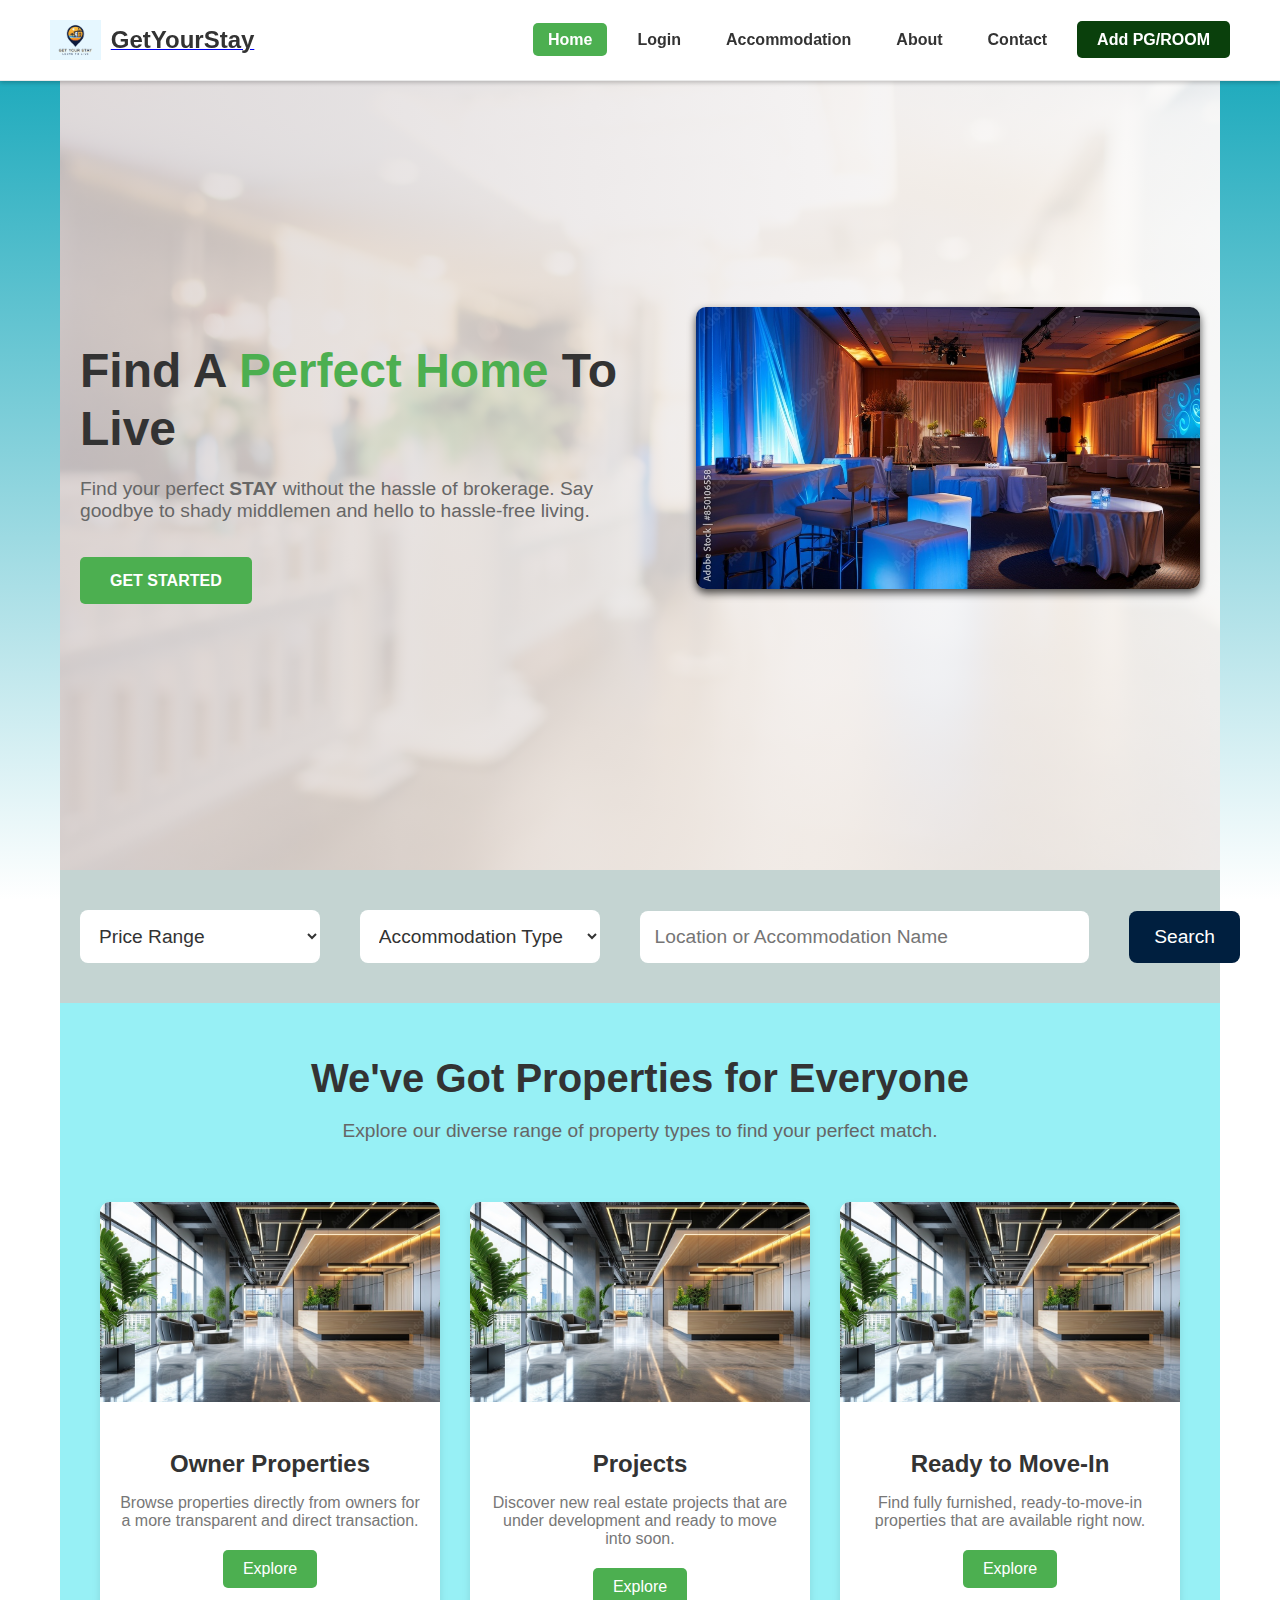
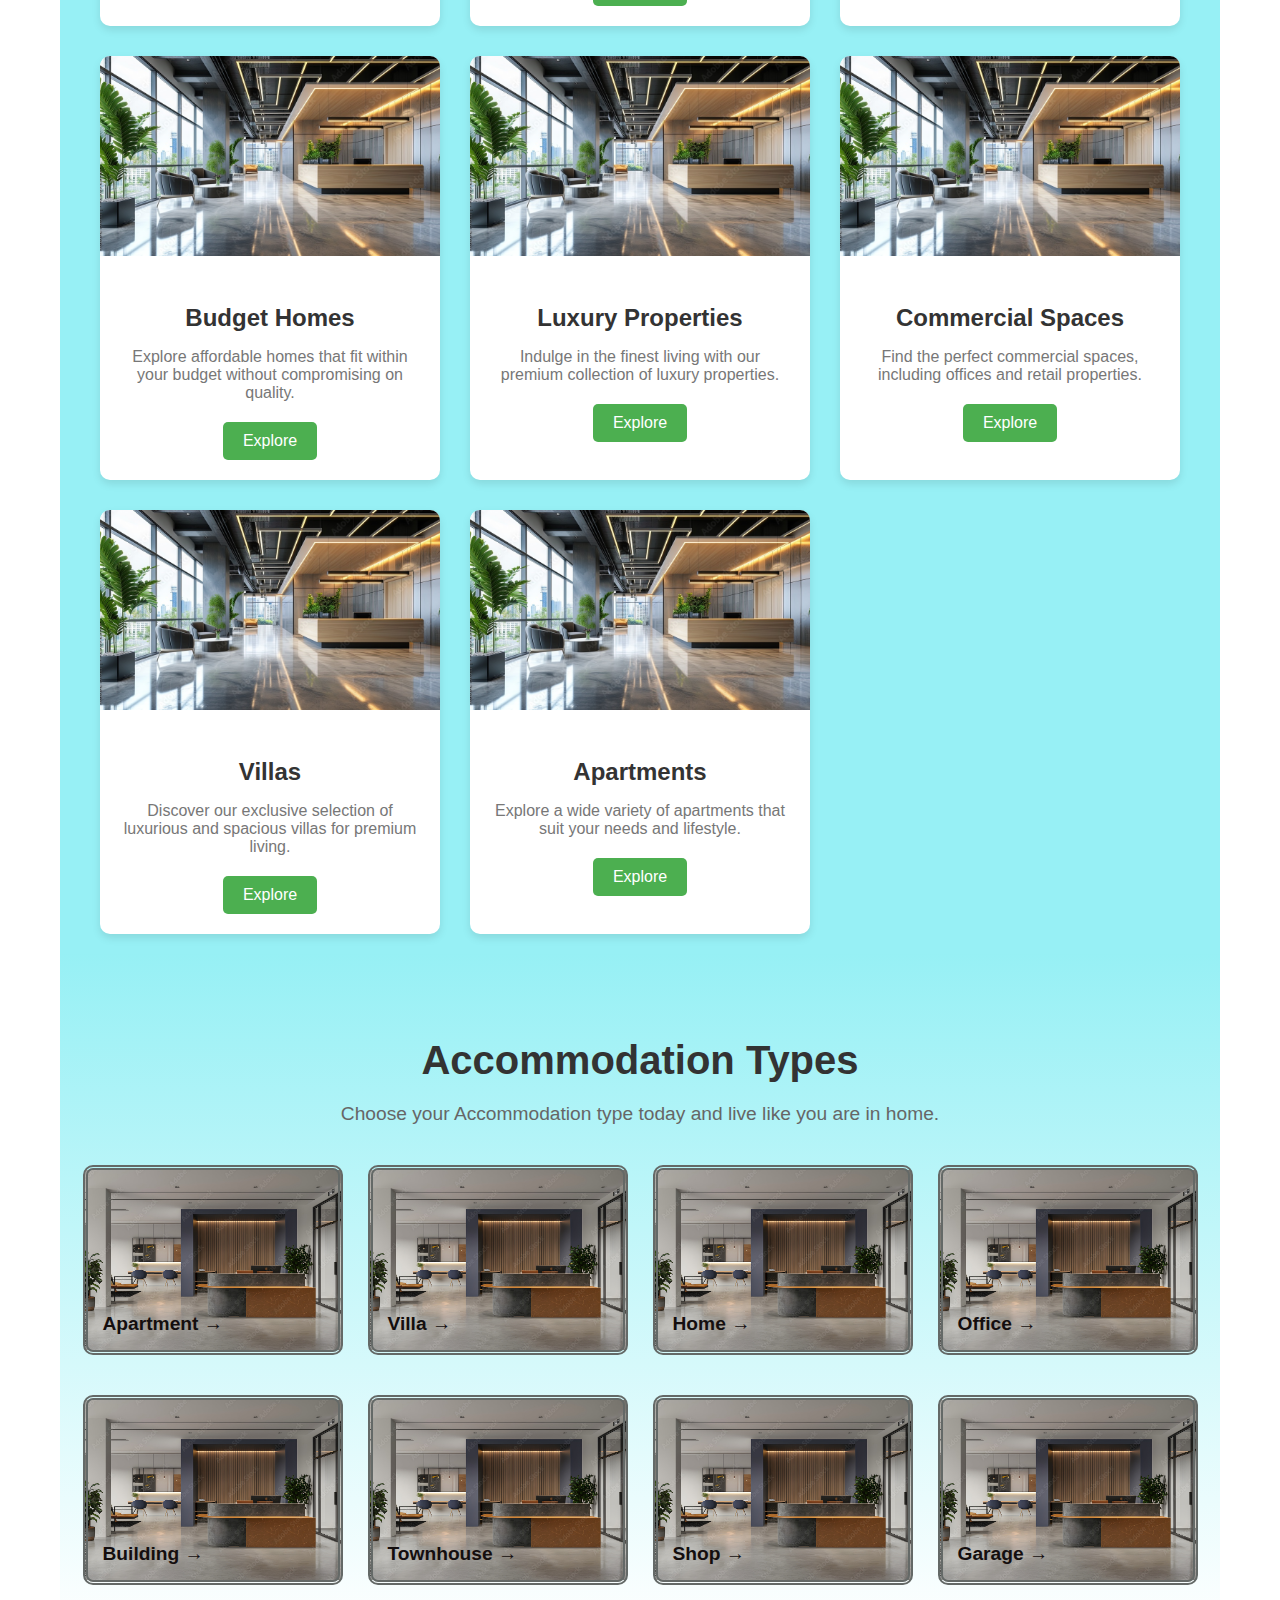
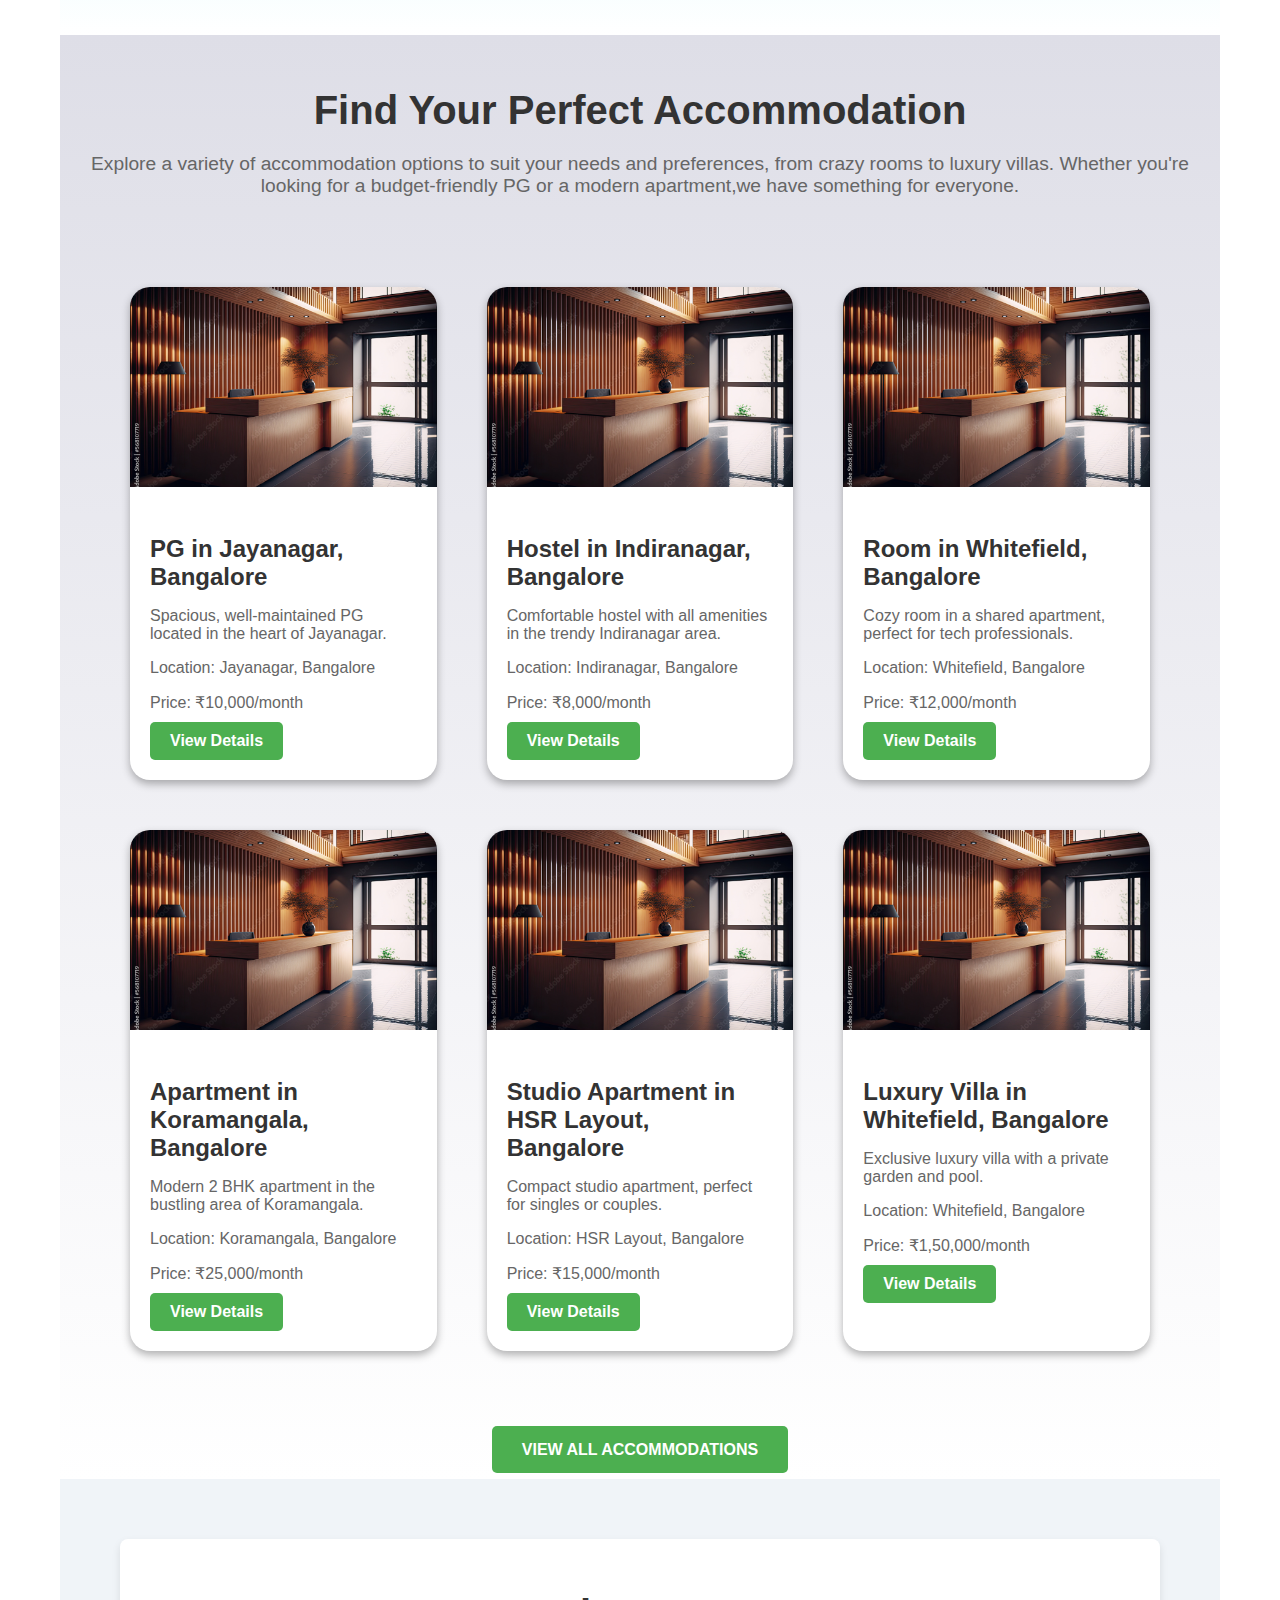
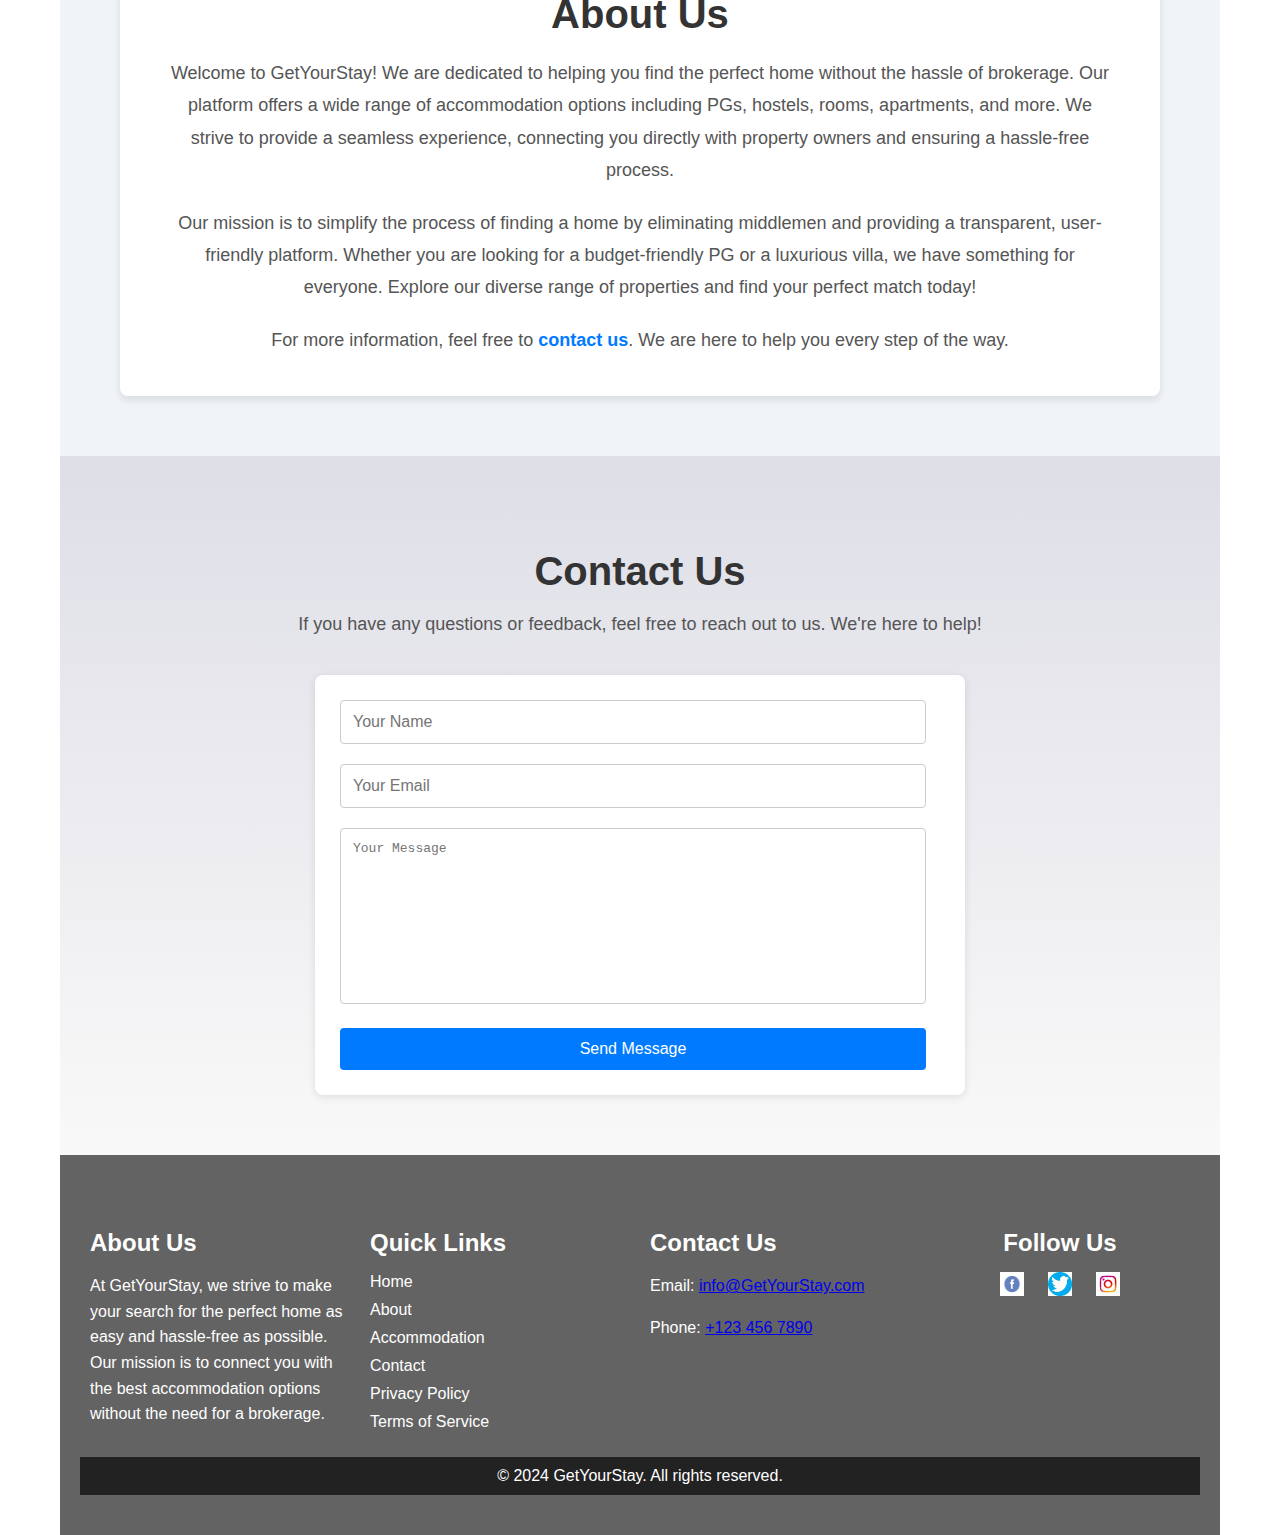
<file: index.html>
<!DOCTYPE html>
<html lang="en">
  <head>
    <meta charset="UTF-8" />
    <meta name="viewport" content="width=device-width, initial-scale=1.0" />
    <title>GetYourStay - Find a Perfect Home</title>
    <link rel="stylesheet" href="styles.css" />
  </head>

  <body>
    <!-- Header Section -->
    <header>
      <div class="container">
        <div class="logo">
          <!-- <a href="index.html"> -->
          <img
            src="/Utils/logo.png"
            alt="GetYourStay Logo"
            aria-label="GetYourStay Logo"
          />
          <a href="index.html"><span>GetYourStay</span></a>
          <!-- <span>GetYourStay</span> -->
          <!-- </a> -->
        </div>
        <nav>
          <ul>
            <li>
              <a href="index.html" class="active" aria-label="Home">Home</a>
            </li>
            <li>
              <a href="login.html" id="login-link" aria-label="Login">Login</a>
            </li>
            <li>
              <a
                href="/all-accommodation/all-accommodations.html"
                aria-label="Accommodation"
                >Accommodation</a
              >
            </li>
            <li><a href="about.html" aria-label="About">About</a></li>
            <li><a href="contact.html" aria-label="Contact">Contact</a></li>
            <li>
              <a href="#" class="cta" aria-label="Add PG or Room"
                >Add PG/ROOM</a
              >
            </li>
          </ul>
        </nav>
      </div>
    </header>

    <!-- Main Content -->
    <main>
      <!-- Hero Section -->
      <section class="hero">
        <div class="container hero-content">
          <div class="hero-text">
            <h1>Find A <span class="highlight">Perfect Home</span> To Live</h1>
            <p>
              Find your perfect <span><b>STAY</b></span> without the hassle of
              brokerage. Say goodbye to shady middlemen and hello to hassle-free
              living.
            </p>
            <a
              href="login.html"
              id="login-link"
              class="cta-button"
              aria-label="Get Started"
              >Get Started</a
            >
          </div>
          <div class="hero-image">
            <img
              id="hero-image"
              src="/Utils/AdobeStock_850106558_Preview.jpeg"
              alt="Home Image"
              aria-label="Hero Image of a Home"
            />
          </div>
        </div>
      </section>

      <!-- Search Section -->
      <section class="search">
        <div class="container search-box">
          <select
            class="dropdown"
            id="price-range"
            aria-label="Select Price Range"
          >
            <option value="">Price Range</option>
            <option value="1-1000">0-1000</option>
            <option value="1000-5000">1000-5000</option>
            <option value="5000-10000">5000-10000</option>
            <option value="10000-20000">10000-20000</option>
            <option value="20000-30000">20000-30000</option>
            <option value="30000-40000">30000-40000</option>
            <option value="40000-50000">40000-50000</option>
            <option value="50000-above">50000-above</option>
          </select>
          <select
            class="dropdown"
            id="accommodation-type"
            aria-label="Select Accommodation Type"
          >
            <option value="">Accommodation Type</option>
            <option value="pg">PG</option>
            <option value="hostel">Hostel</option>
            <option value="room">Room</option>
            <option value="Apartment">Apartment</option>
            <option value="Townhouse">Townhouse</option>
            <option value="Villa">Villa</option>
            <option value="Plot">Plot</option>
            <option value="Land">Land</option>
            <option value="Office">Office</option>
            <option value="Building">Building</option>
            <option value="Shop">Shopping Mall / Plaza</option>
            <option value="Garage">Garage</option>
          </select>
          <input
            type="text"
            placeholder="Location or Accommodation Name"
            id="search-query"
            aria-label="Search Location or Accommodation Name"
          />
          <button type="button" id="search-button" aria-label="Search">
            Search
          </button>
        </div>
      </section>

      <!-- Property Types Section -->
      <section class="property-types-section">
        <div class="property-types-header">
          <h2>We've Got Properties for Everyone</h2>
          <p>
            Explore our diverse range of property types to find your perfect
            match.
          </p>
        </div>

        <div class="property-types-grid">
          <!-- Owner Properties Card -->
          <div class="property-card">
            <img
              src="/Utils/AdobeStock_725692398_Preview.jpeg"
              alt="Owner Properties"
              class="property-card-image"
            />
            <div class="property-card-content">
              <h3 class="property-card-title">Owner Properties</h3>
              <p class="property-card-description">
                Browse properties directly from owners for a more transparent
                and direct transaction.
              </p>
              <a
                href="/Property-Types-Section/owner-properties.html"
                class="property-card-button"
                >Explore</a
              >
            </div>
          </div>

          <!-- Projects Card -->
          <div class="property-card">
            <img
              src="/Utils/AdobeStock_725692398_Preview.jpeg"
              alt="Projects"
              class="property-card-image"
            />
            <div class="property-card-content">
              <h3 class="property-card-title">Projects</h3>
              <p class="property-card-description">
                Discover new real estate projects that are under development and
                ready to move into soon.
              </p>
              <a
                href="/Property-Types-Section/projects.html"
                class="property-card-button"
                >Explore</a
              >
            </div>
          </div>

          <!-- Ready-to-Move Card -->
          <div class="property-card">
            <img
              src="/Utils/AdobeStock_725692398_Preview.jpeg"
              alt="Ready to Move-In"
              class="property-card-image"
            />
            <div class="property-card-content">
              <h3 class="property-card-title">Ready to Move-In</h3>
              <p class="property-card-description">
                Find fully furnished, ready-to-move-in properties that are
                available right now.
              </p>
              <a
                href="/Property-Types-Section/ready-to-move.html"
                class="property-card-button"
                >Explore</a
              >
            </div>
          </div>

          <!-- Budget Homes Card -->
          <div class="property-card">
            <img
              src="/Utils/AdobeStock_725692398_Preview.jpeg"
              alt="Budget Homes"
              class="property-card-image"
            />
            <div class="property-card-content">
              <h3 class="property-card-title">Budget Homes</h3>
              <p class="property-card-description">
                Explore affordable homes that fit within your budget without
                compromising on quality.
              </p>
              <a
                href="/Property-Types-Section/budget-homes.html"
                class="property-card-button"
                >Explore</a
              >
            </div>
          </div>

          <!-- Luxury Properties Card -->
          <div class="property-card">
            <img
              src="/Utils/AdobeStock_725692398_Preview.jpeg"
              alt="Luxury Properties"
              class="property-card-image"
            />
            <div class="property-card-content">
              <h3 class="property-card-title">Luxury Properties</h3>
              <p class="property-card-description">
                Indulge in the finest living with our premium collection of
                luxury properties.
              </p>
              <a
                href="/Property-Types-Section/luxury-properties.html"
                class="property-card-button"
                >Explore</a
              >
            </div>
          </div>

          <!-- Commercial Spaces Card -->
          <div class="property-card">
            <img
              src="/Utils/AdobeStock_725692398_Preview.jpeg"
              alt="Commercial Spaces"
              class="property-card-image"
            />
            <div class="property-card-content">
              <h3 class="property-card-title">Commercial Spaces</h3>
              <p class="property-card-description">
                Find the perfect commercial spaces, including offices and retail
                properties.
              </p>
              <a
                href="/Property-Types-Section/commercial-spaces.html"
                class="property-card-button"
                >Explore</a
              >
            </div>
          </div>

          <!-- Villas Card -->
          <div class="property-card">
            <img
              src="/Utils/AdobeStock_725692398_Preview.jpeg"
              alt="Villas"
              class="property-card-image"
            />
            <div class="property-card-content">
              <h3 class="property-card-title">Villas</h3>
              <p class="property-card-description">
                Discover our exclusive selection of luxurious and spacious
                villas for premium living.
              </p>
              <a
                href="/Property-Types-Section/villas.html"
                class="property-card-button"
                >Explore</a
              >
            </div>
          </div>

          <!-- Apartments Card -->
          <div class="property-card">
            <img
              src="/Utils/AdobeStock_725692398_Preview.jpeg"
              alt="Apartments"
              class="property-card-image"
            />
            <div class="property-card-content">
              <h3 class="property-card-title">Apartments</h3>
              <p class="property-card-description">
                Explore a wide variety of apartments that suit your needs and
                lifestyle.
              </p>
              <a
                href="/Property-Types-Section/apartments.html"
                class="property-card-button"
                >Explore</a
              >
            </div>
          </div>
        </div>
      </section>

      <!-- Accommodation Types Section -->
      <section id="accommodation-cards" class="accommodation-types">
        <h2>Accommodation Types</h2>
        <p>
          Choose your Accommodation type today and live like you are in home.
        </p>
        <div class="accommodation-grid">
          <div
            class="accommodation-item"
            style="
              background-image: url('/Utils/AdobeStock_754263337_Preview.jpeg');
            "
          >
            <a
              href="/Accommodation-Types-Section/apartment.html"
              aria-label="View Apartments"
            >
              <h3>Apartment →</h3>
            </a>
          </div>
          <div
            class="accommodation-item"
            style="
              background-image: url('/Utils/AdobeStock_754263337_Preview.jpeg');
            "
          >
            <a
              href="/Accommodation-Types-Section/villa.html"
              aria-label="View Villas"
            >
              <h3>Villa →</h3>
            </a>
          </div>
          <div
            class="accommodation-item"
            style="
              background-image: url('/Utils/AdobeStock_754263337_Preview.jpeg');
            "
          >
            <a
              href="/Accommodation-Types-Section/home.html"
              aria-label="View Homes"
            >
              <h3>Home →</h3>
            </a>
          </div>
          <div
            class="accommodation-item"
            style="
              background-image: url('/Utils/AdobeStock_754263337_Preview.jpeg');
            "
          >
            <a
              href="/Accommodation-Types-Section/office.html"
              aria-label="View Offices"
            >
              <h3>Office →</h3>
            </a>
          </div>
          <div
            class="accommodation-item"
            style="
              background-image: url('/Utils/AdobeStock_754263337_Preview.jpeg');
            "
          >
            <a
              href="/Accommodation-Types-Section/building.html"
              aria-label="View Buildings"
            >
              <h3>Building →</h3>
            </a>
          </div>
          <div
            class="accommodation-item"
            style="
              background-image: url('/Utils/AdobeStock_754263337_Preview.jpeg');
            "
          >
            <a
              href="/Accommodation-Types-Section/townhouse.html"
              aria-label="View Townhouses"
            >
              <h3>Townhouse →</h3>
            </a>
          </div>
          <div
            class="accommodation-item"
            style="
              background-image: url('/Utils/AdobeStock_754263337_Preview.jpeg');
            "
          >
            <a
              href="/Accommodation-Types-Section/shop.html"
              aria-label="View Shops"
            >
              <h3>Shop →</h3>
            </a>
          </div>
          <div
            class="accommodation-item"
            style="
              background-image: url('/Utils/AdobeStock_754263337_Preview.jpeg');
            "
          >
            <a
              href="/Accommodation-Types-Section/garage.html"
              aria-label="View Garages"
            >
              <h3>Garage →</h3>
            </a>
          </div>
        </div>
      </section>

      <!-- Accommodation Cards Section -->
      <section class="accommodation-card-section">
        <h2>Find Your Perfect Accommodation</h2>
        <p>
          Explore a variety of accommodation options to suit your needs and
          preferences, from crazy rooms to luxury villas. Whether you're looking
          for a budget-friendly PG or a modern apartment,we have something for
          everyone.
        </p>

        <div class="accommodation-cards">
          <div class="card">
            <img
              src="/Utils/AdobeStock_568107719_Preview.jpeg"
              alt="Accommodation Image 1"
              class="card-image"
              aria-label="Accommodation Image 1"
            />
            <div class="card-content">
              <h3>PG in Jayanagar, Bangalore</h3>
              <p>
                Spacious, well-maintained PG located in the heart of Jayanagar.
              </p>
              <p>Location: Jayanagar, Bangalore</p>
              <p>Price: ₹10,000/month</p>
              <a
                href="/all-accommodation/pg-jayanagar-bangalore.html"
                class="card-button"
                aria-label="View Details of PG in Jayanagar, Bangalore"
                >View Details</a
              >
            </div>
          </div>

          <div class="card">
            <img
              src="/Utils/AdobeStock_568107719_Preview.jpeg"
              alt="Accommodation Image 2"
              class="card-image"
              aria-label="Accommodation Image 2"
            />
            <div class="card-content">
              <h3>Hostel in Indiranagar, Bangalore</h3>
              <p>
                Comfortable hostel with all amenities in the trendy Indiranagar
                area.
              </p>
              <p>Location: Indiranagar, Bangalore</p>
              <p>Price: ₹8,000/month</p>
              <a
                href="/all-accommodation/hostel-indiranagar-bangalore.html"
                class="card-button"
                aria-label="View Details of Hostel in Indiranagar, Bangalore"
                >View Details</a
              >
            </div>
          </div>

          <div class="card">
            <img
              src="/Utils/AdobeStock_568107719_Preview.jpeg"
              alt="Accommodation Image 3"
              class="card-image"
              aria-label="Accommodation Image 3"
            />
            <div class="card-content">
              <h3>Room in Whitefield, Bangalore</h3>
              <p>
                Cozy room in a shared apartment, perfect for tech professionals.
              </p>
              <p>Location: Whitefield, Bangalore</p>
              <p>Price: ₹12,000/month</p>
              <a
                href="/all-accommodation/room-whitefield-bangalore.html"
                class="card-button"
                aria-label="View Details of Room in Whitefield, Bangalore"
                >View Details</a
              >
            </div>
          </div>

          <div class="card">
            <img
              src="/Utils/AdobeStock_568107719_Preview.jpeg"
              alt="Accommodation Image 4"
              class="card-image"
              aria-label="Accommodation Image 4"
            />
            <div class="card-content">
              <h3>Apartment in Koramangala, Bangalore</h3>
              <p>Modern 2 BHK apartment in the bustling area of Koramangala.</p>
              <p>Location: Koramangala, Bangalore</p>
              <p>Price: ₹25,000/month</p>
              <a
                href="/all-accommodation/apartment-koramangala-bangalore.html"
                class="card-button"
                aria-label="View Details of Apartment in Koramangala, Bangalore"
                >View Details</a
              >
            </div>
          </div>

          <div class="card">
            <img
              src="/Utils/AdobeStock_568107719_Preview.jpeg"
              alt="Accommodation Image 5"
              class="card-image"
              aria-label="Accommodation Image 5"
            />
            <div class="card-content">
              <h3>Studio Apartment in HSR Layout, Bangalore</h3>
              <p>Compact studio apartment, perfect for singles or couples.</p>
              <p>Location: HSR Layout, Bangalore</p>
              <p>Price: ₹15,000/month</p>
              <a
                href="/all-accommodation/Studio-Apartment-HSR-Layout-Bangalore.html"
                class="card-button"
                aria-label="View Details of Studio Apartment in HSR Layout, Bangalore"
                >View Details</a
              >
            </div>
          </div>

          <div class="card">
            <img
              src="/Utils/AdobeStock_568107719_Preview.jpeg"
              alt="Accommodation Image 6"
              class="card-image"
              aria-label="Accommodation Image 6"
            />
            <div class="card-content">
              <h3>Luxury Villa in Whitefield, Bangalore</h3>
              <p>Exclusive luxury villa with a private garden and pool.</p>
              <p>Location: Whitefield, Bangalore</p>
              <p>Price: ₹1,50,000/month</p>
              <a
                href="/all-accommodation/Luxury-Villa-Whitefield-Bangalore.html"
                class="card-button"
                aria-label="View Details of Luxury Villa in Whitefield, Bangalore"
                >View Details</a
              >
            </div>
          </div>
        </div>

        <div class="view-all-accommodations">
          <a
            href="/all-accommodation/all-accommodations.html"
            class="view-all-button"
            >View All Accommodations</a
          >
        </div>
      </section>

      <!-- About Section -->
      <section id="about" class="about-section">
        <div class="container">
          <div class="about-content">
            <h2>About Us</h2>
            <p>
              Welcome to GetYourStay! We are dedicated to helping you find the
              perfect home without the hassle of brokerage. Our platform offers
              a wide range of accommodation options including PGs, hostels,
              rooms, apartments, and more. We strive to provide a seamless
              experience, connecting you directly with property owners and
              ensuring a hassle-free process.
            </p>
            <p>
              Our mission is to simplify the process of finding a home by
              eliminating middlemen and providing a transparent, user-friendly
              platform. Whether you are looking for a budget-friendly PG or a
              luxurious villa, we have something for everyone. Explore our
              diverse range of properties and find your perfect match today!
            </p>
            <p>
              For more information, feel free to
              <a href="contact.html">contact us</a>. We are here to help you
              every step of the way.
            </p>
          </div>
        </div>
      </section>

      <!-- Contact Section -->
      <section id="contact" class="contact-section">
        <h2>Contact Us</h2>
        <p>
          If you have any questions or feedback, feel free to reach out to us.
          We're here to help!
        </p>
        <div class="container">
          <form action="#" method="POST" aria-label="Contact Form">
            <div class="form-group">
              <input
                type="text"
                name="name"
                placeholder="Your Name"
                aria-label="Your Name"
                required
              />
            </div>
            <div class="form-group">
              <input
                type="email"
                name="email"
                placeholder="Your Email"
                aria-label="Your Email"
                required
              />
            </div>
            <div class="form-group">
              <textarea
                name="message"
                placeholder="Your Message"
                aria-label="Your Message"
                required
              ></textarea>
            </div>
            <button type="submit" aria-label="Submit Contact Form">
              Send Message
            </button>
          </form>
        </div>
      </section>
    </main>

    <!-- Footer Section -->
    <footer class="footer">
      <div class="footer-container">
        <div class="footer-about">
          <h3>About Us</h3>
          <p>
            At GetYourStay, we strive to make your search for the perfect home
            as easy and hassle-free as possible. Our mission is to connect you
            with the best accommodation options without the need for a
            brokerage.
          </p>
        </div>
        <div class="footer-links">
          <h3>Quick Links</h3>
          <ul>
            <li><a href="#">Home</a></li>
            <li><a href="#">About</a></li>
            <li><a href="#">Accommodation</a></li>
            <li><a href="#">Contact</a></li>
            <li><a href="#">Privacy Policy</a></li>
            <li><a href="#">Terms of Service</a></li>
          </ul>
        </div>
        <div class="footer-contact">
          <h3>Contact Us</h3>
          <p>
            Email:
            <a href="mailto:info@GetYourStay.com">info@GetYourStay.com</a>
          </p>
          <p>Phone: <a href="tel:+1234567890">+123 456 7890</a></p>
        </div>
        <div class="footer-social">
          <h3>Follow Us</h3>
          <a href="#" class="social-icon" aria-label="Facebook"
            ><img src="/Utils/facebook-icon.png" alt="Facebook"
          /></a>
          <a href="#" class="social-icon" aria-label="Twitter"
            ><img src="/Utils/twitter-icon.jpeg" alt="Twitter"
          /></a>
          <a href="#" class="social-icon" aria-label="Instagram"
            ><img src="/Utils/instagram-icon.jpeg" alt="Instagram"
          /></a>
        </div>
      </div>
      <div class="footer-bottom">
        <p>&copy; 2024 GetYourStay. All rights reserved.</p>
      </div>
    </footer>

    <script src="script.js"></script>
  </body>
</html>
</file>
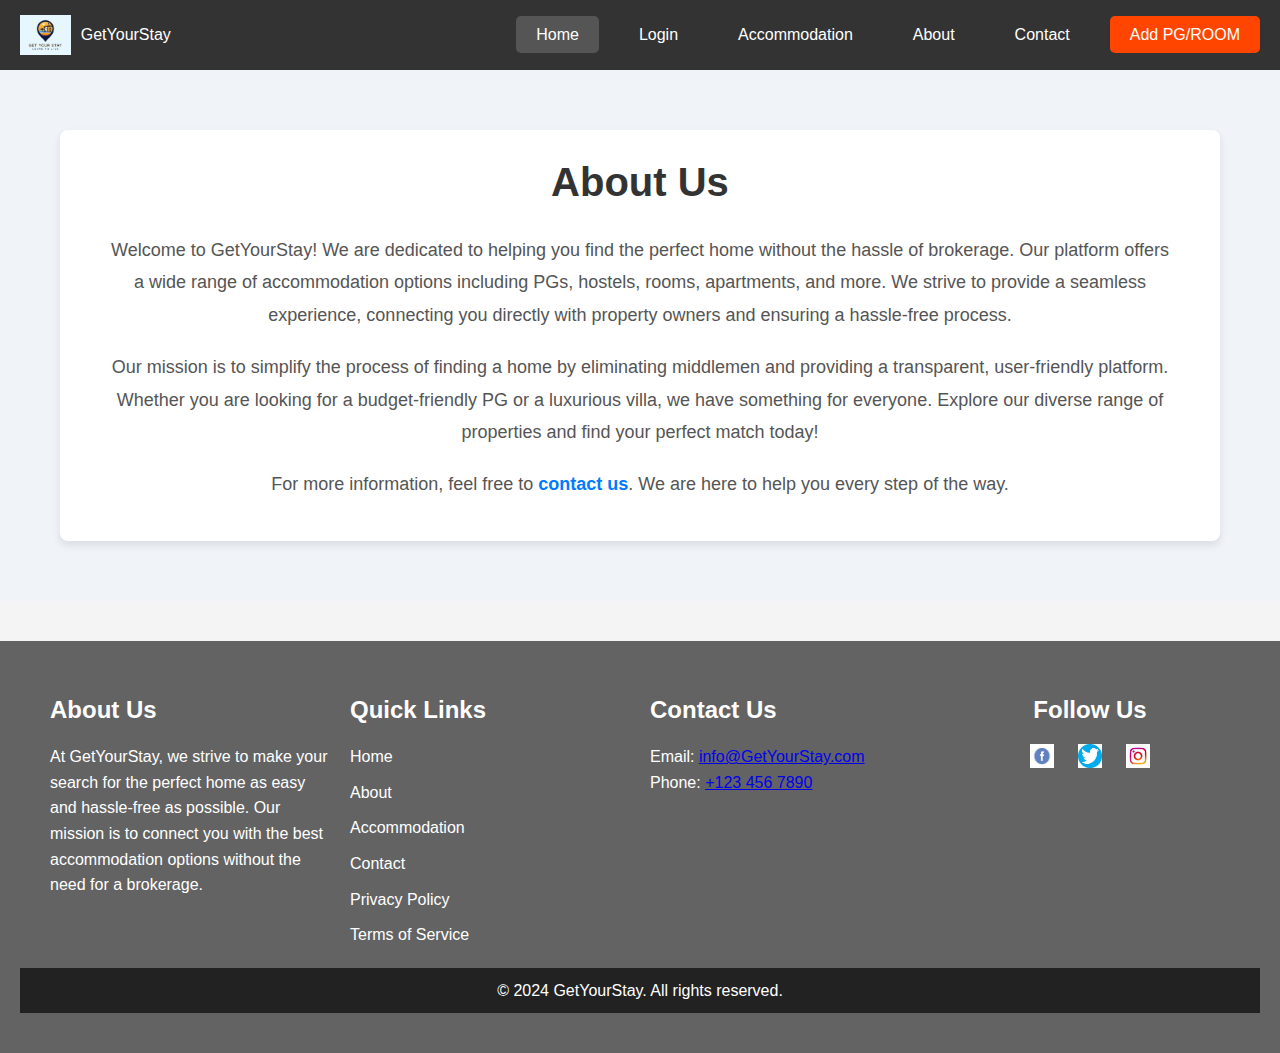
<file: about.html>
<!DOCTYPE html>
<html lang="en">
<head>
    <meta charset="UTF-8">
    <meta name="viewport" content="width=device-width, initial-scale=1.0">
    <title>GetYourStay - About</title>
    <link rel="stylesheet" href="about-contact.css">
    
</head>
<body>

    <!-- Header Section -->
    <header>
        <div class="container">
            <div class="logo">
                <img src="/Utils/logo.png" alt="GetYourStay Logo" aria-label="GetYourStay Logo">
                <span>GetYourStay</span>
            </div>
            <nav>
                <ul>
                    <li><a href="index.html" class="active" aria-label="Home">Home</a></li>
                    <li><a href="login.html" id="login-link" aria-label="Login">Login</a></li>
                    <li><a href="/all-accommodation/all-accommodations.html" aria-label="Accommodation">Accommodation</a></li>
                    <li><a href="about.html" aria-label="About">About</a></li>
                    <li><a href="contact.html" aria-label="Contact">Contact</a></li>
                    <li><a href="#" class="cta" aria-label="Add PG or Room">Add PG/ROOM</a></li>
                </ul>
            </nav>
        </div>
    </header>

    <section id="about" class="about-section">
        <div class="container">
            <div class="about-content">
                <h2>About Us</h2>
                <p>Welcome to GetYourStay! We are dedicated to helping you find the perfect home without the hassle
                    of
                    brokerage. Our platform offers a wide range of accommodation options including PGs, hostels,
                    rooms, apartments, and more. We strive to provide a seamless experience, connecting you directly
                    with property owners and ensuring a hassle-free process.</p>
                <p>Our mission is to simplify the process of finding a home by eliminating middlemen and providing a
                    transparent, user-friendly platform. Whether you are looking for a budget-friendly PG or a
                    luxurious villa, we have something for everyone. Explore our diverse range of properties and
                    find your perfect match today!</p>
                <p>For more information, feel free to <a href="contact.html">contact us</a>. We are here to help you
                    every step of the way.</p>
            </div>
        </div>
    </section>

    <!-- Footer Section -->
    <footer class="footer">
        <div class="footer-container">
            <div class="footer-about">
                <h3>About Us</h3>
                <p>At GetYourStay, we strive to make your search for the perfect home as easy and hassle-free as
                    possible.
                    Our mission is to connect you with the best accommodation options without the need for a brokerage.
                </p>
            </div>
            <div class="footer-links">
                <h3>Quick Links</h3>
                <ul>
                    <li><a href="#">Home</a></li>
                    <li><a href="#">About</a></li>
                    <li><a href="#">Accommodation</a></li>
                    <li><a href="#">Contact</a></li>
                    <li><a href="#">Privacy Policy</a></li>
                    <li><a href="#">Terms of Service</a></li>
                </ul>
            </div>
            <div class="footer-contact">
                <h3>Contact Us</h3>
                <p>Email: <a href="mailto:info@GetYourStay.com">info@GetYourStay.com</a></p>
                <p>Phone: <a href="tel:+1234567890">+123 456 7890</a></p>
            </div>
            <div class="footer-social">
                <h3>Follow Us</h3>
                <a href="#" class="social-icon" aria-label="Facebook"><img src="/Utils/facebook-icon.png"
                        alt="Facebook"></a>
                <a href="#" class="social-icon" aria-label="Twitter"><img src="/Utils/twitter-icon.jpeg"
                        alt="Twitter"></a>
                <a href="#" class="social-icon" aria-label="Instagram"><img src="/Utils/instagram-icon.jpeg"
                        alt="Instagram"></a>
            </div>
        </div>
        <div class="footer-bottom">
            <p>&copy; 2024 GetYourStay. All rights reserved.</p>
        </div>
    </footer>

    <script src="script.js"></script>
</body>
</html>
</file>
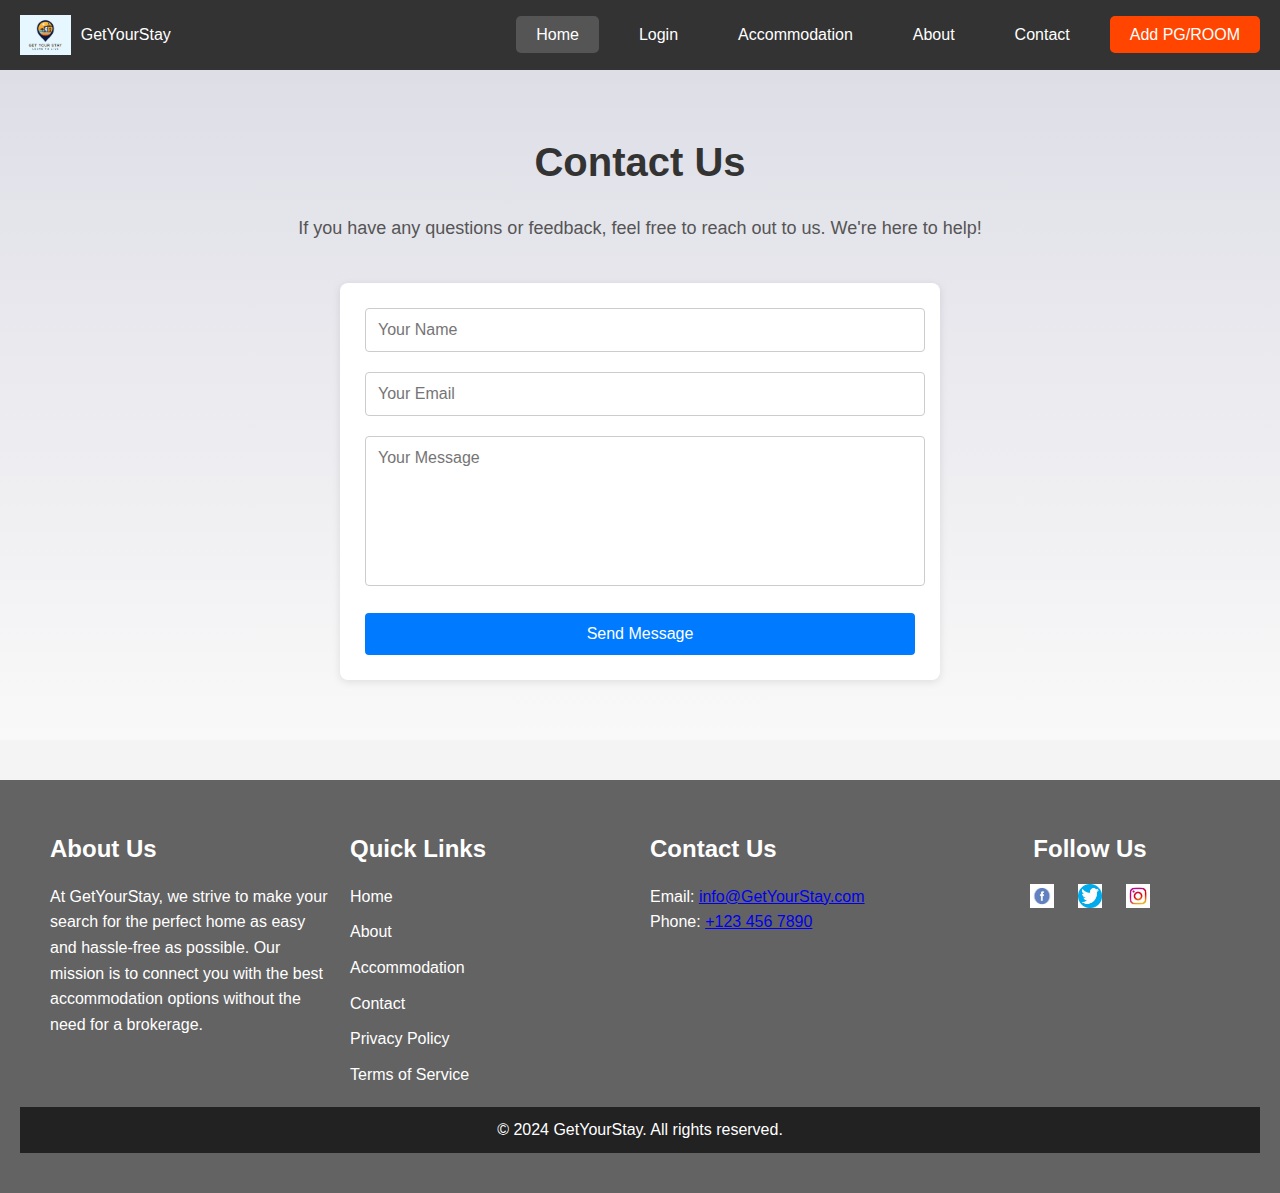
<file: contact.html>
<!DOCTYPE html>
<html lang="en">
<head>
    <meta charset="UTF-8">
    <meta name="viewport" content="width=device-width, initial-scale=1.0">
    <title>GetYourStay - Contact</title>
    <link rel="stylesheet" href="about-contact.css">

</head>
<body>

    <header>
        <div class="container">
            <div class="logo">
                <img src="/Utils/logo.png" alt="GetYourStay Logo" aria-label="GetYourStay Logo">
                <span>GetYourStay</span>
            </div>
            <nav>
                <ul>
                    <li><a href="index.html" class="active" aria-label="Home">Home</a></li>
                    <li><a href="login.html" id="login-link" aria-label="Login">Login</a></li>
                    <li><a href="/all-accommodation/all-accommodations.html" aria-label="Accommodation">Accommodation</a></li>
                    <li><a href="about.html" aria-label="About">About</a></li>
                    <li><a href="contact.html" aria-label="Contact">Contact</a></li>
                    <li><a href="#" class="cta" aria-label="Add PG or Room">Add PG/ROOM</a></li>
                </ul>
            </nav>
        </div>
    </header>

    <section id="contact" class="contact-section">

        <h2>Contact Us</h2>
        <p>If you have any questions or feedback, feel free to reach out to us. We're here to help!</p>
        <div class="container">
            <form action="#" method="POST" aria-label="Contact Form">
                <div class="form-group">
                    <input type="text" name="name" placeholder="Your Name" aria-label="Your Name" required>
                </div>
                <div class="form-group">
                    <input type="email" name="email" placeholder="Your Email" aria-label="Your Email" required>
                </div>
                <div class="form-group">
                    <textarea name="message" placeholder="Your Message" aria-label="Your Message"
                        required></textarea>
                </div>
                <button type="submit" aria-label="Submit Contact Form">Send Message</button>
            </form>
        </div>
    </section>

    <footer class="footer">
        <div class="footer-container">
            <div class="footer-about">
                <h3>About Us</h3>
                <p>At GetYourStay, we strive to make your search for the perfect home as easy and hassle-free as
                    possible.
                    Our mission is to connect you with the best accommodation options without the need for a brokerage.
                </p>
            </div>
            <div class="footer-links">
                <h3>Quick Links</h3>
                <ul>
                    <li><a href="#">Home</a></li>
                    <li><a href="#">About</a></li>
                    <li><a href="#">Accommodation</a></li>
                    <li><a href="#">Contact</a></li>
                    <li><a href="#">Privacy Policy</a></li>
                    <li><a href="#">Terms of Service</a></li>
                </ul>
            </div>
            <div class="footer-contact">
                <h3>Contact Us</h3>
                <p>Email: <a href="mailto:info@GetYourStay.com">info@GetYourStay.com</a></p>
                <p>Phone: <a href="tel:+1234567890">+123 456 7890</a></p>
            </div>
            <div class="footer-social">
                <h3>Follow Us</h3>
                <a href="#" class="social-icon" aria-label="Facebook"><img src="/Utils/facebook-icon.png"
                        alt="Facebook"></a>
                <a href="#" class="social-icon" aria-label="Twitter"><img src="/Utils/twitter-icon.jpeg"
                        alt="Twitter"></a>
                <a href="#" class="social-icon" aria-label="Instagram"><img src="/Utils/instagram-icon.jpeg"
                        alt="Instagram"></a>
            </div>
        </div>
        <div class="footer-bottom">
            <p>&copy; 2024 GetYourStay. All rights reserved.</p>
        </div>
    </footer>
</body>
</html>
</file>
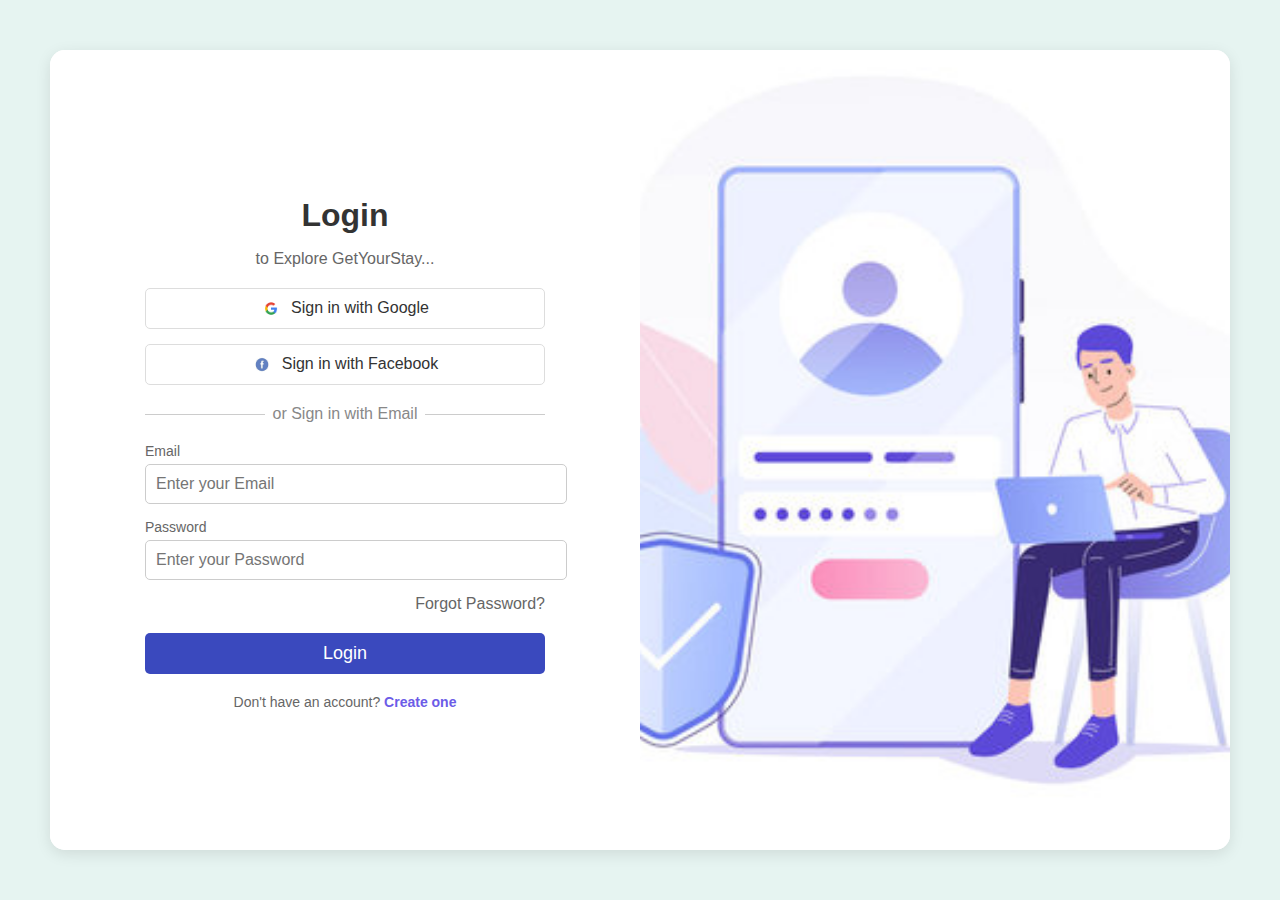
<file: login.html>
<!DOCTYPE html>
<html lang="en">
<head>
    <meta charset="UTF-8">
    <meta name="viewport" content="width=device-width, initial-scale=1.0">
    <title>Login | GetYourStay</title>
    <link rel="stylesheet" href="login.css">
</head>
<body>
    <div class="container">
        <div class="left-section">
            
        </div>
        <div class="right-section">
            <div class="login-content">
                <h2>Login</h2>
                <p>to Explore GetYourStay...</p>
                <button class="social-login google"> 
                    <img src="/Utils/google-icon.png" alt="Google Icon"> Sign in with Google
                </button>
                <button class="social-login facebook">
                    <img src="/Utils/facebook-icon.png" alt="Facebook Icon"> Sign in with Facebook
                </button>
                <div class="divider">or Sign in with Email</div>
                <form action="/login" method="POST">
                    <div class="input-group">
                        <label for="email">Email</label>
                        <input type="email" id="email" name="email" required placeholder="Enter your Email">
                    </div>
                    <div class="input-group">
                        <label for="password">Password</label>
                        <input type="password" id="password" name="password" required placeholder="Enter your Password">
                    </div>
                    <div class="forgot-password">
                        <a href="#">Forgot Password?</a>
                    </div>
                    <button type="submit" class="login-btn">Login</button>
                    <div class="create-account">
                        <p>Don't have an account? <a href="signup.html">Create one</a></p>
                    </div>
                </form>
            </div>
        </div>
        
    </div>
    <script src="link.js"></script>
</body>
</html>
</file>
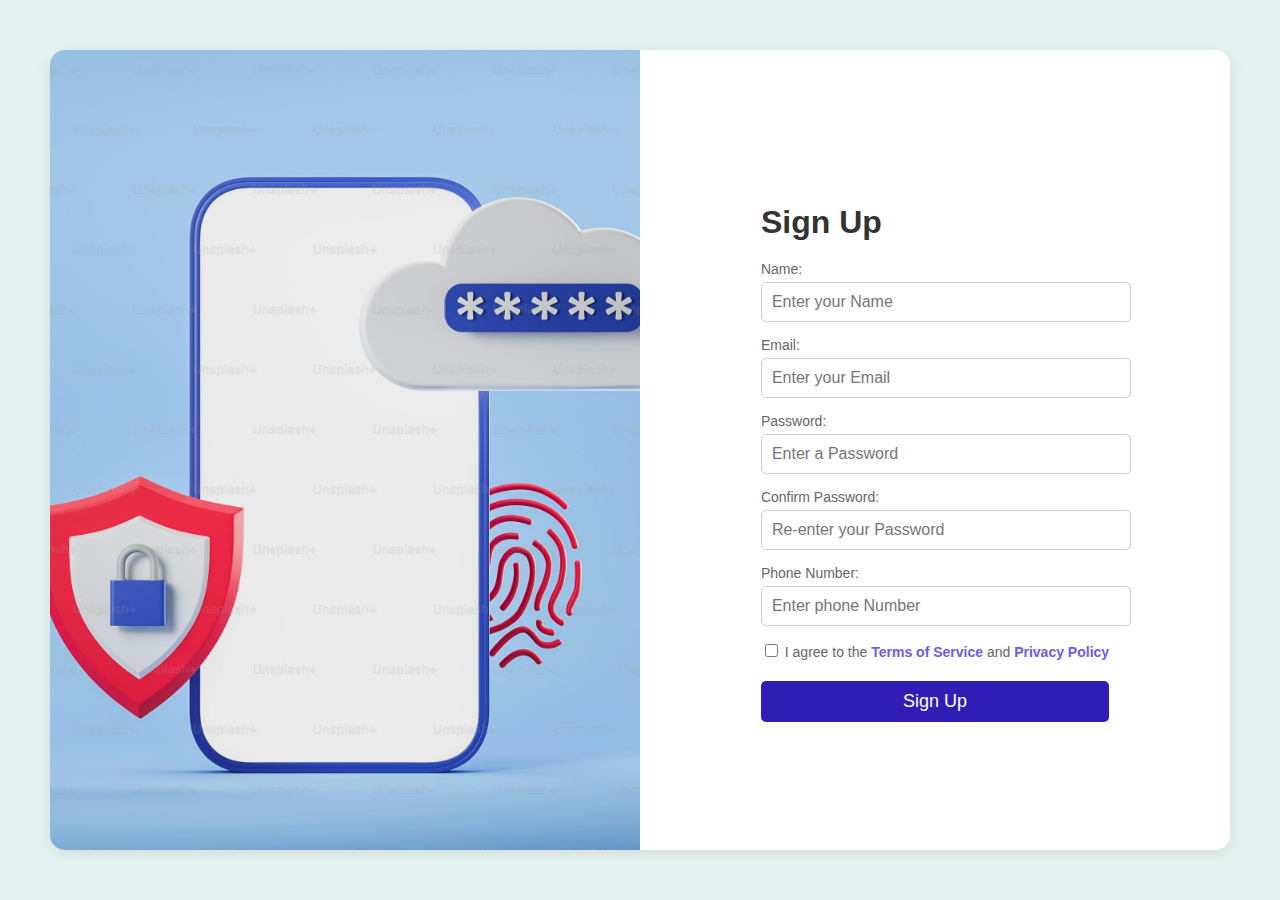
<file: signup.html>
<!DOCTYPE html>
<html lang="en">

<head>
    <meta charset="UTF-8">
    <meta name="viewport" content="width=device-width, initial-scale=1.0">
    <title>Signup | GetYourStay</title>
    <link rel="stylesheet" href="signup.css">
</head>

<body>
    <div class="container">

        <div class="form-card">
            <form id="signup-form">
                <h2>Sign Up</h2>
                <div class="input-group">
                    <label for="first-name">Name:</label>
                    <input type="text" id="first-name" name="first-name" placeholder="Enter your Name" required>
                </div>

                <div class="input-group">
                    <label for="email">Email:</label>
                    <input type="email" id="email" name="email" placeholder="Enter your Email" required>
                </div>

                <div class="input-group">
                    <label for="password">Password:</label>
                    <input type="password" id="password" name="password" placeholder="Enter a Password" required>
                </div>

                <div class="input-group">
                    <label for="confirm-password">Confirm Password:</label>
                    <input type="password" id="confirm-password" name="confirm-password"
                        placeholder="Re-enter your Password" required>
                </div>

                <div class="input-group">
                    <label for="phone">Phone Number:</label>
                    <input type="tel" id="phone" name="phone" placeholder="Enter phone Number">
                </div>

                <div class="terms">
                    <label>
                        <input type="checkbox" id="terms" name="terms" required>
                        I agree to the <a href="/terms">Terms of Service</a> and <a href="/privacy">Privacy Policy</a>
                    </label>
                </div>

                <button type="button" class="submit-btn" onclick="redirectToIndex()">Sign Up</button>
            </form>
        </div>
        <div class="image-section">
            
        </div>
    </div>
    

    <script>
        function redirectToIndex() {
            window.location.href = 'index.html';
        }
    </script>

    <script src="link.js"></script>
</body>

</html>
</file>
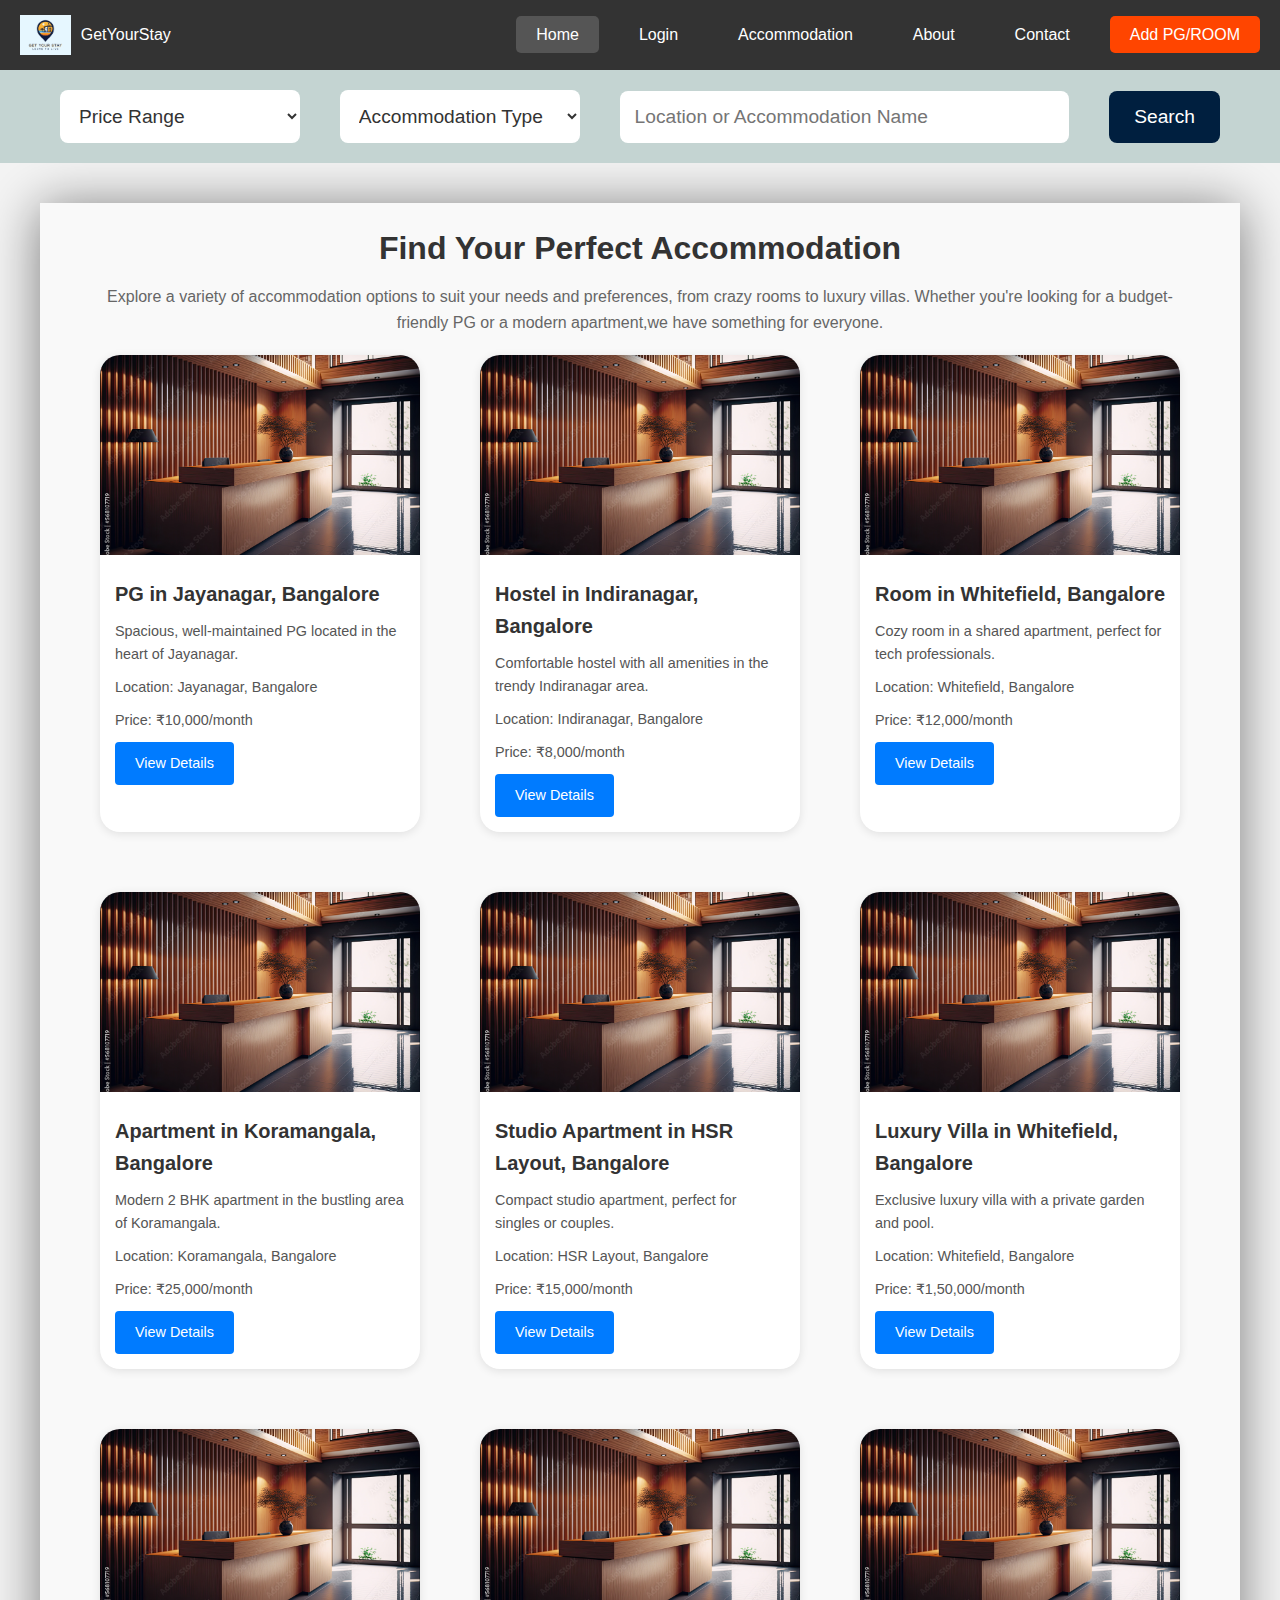
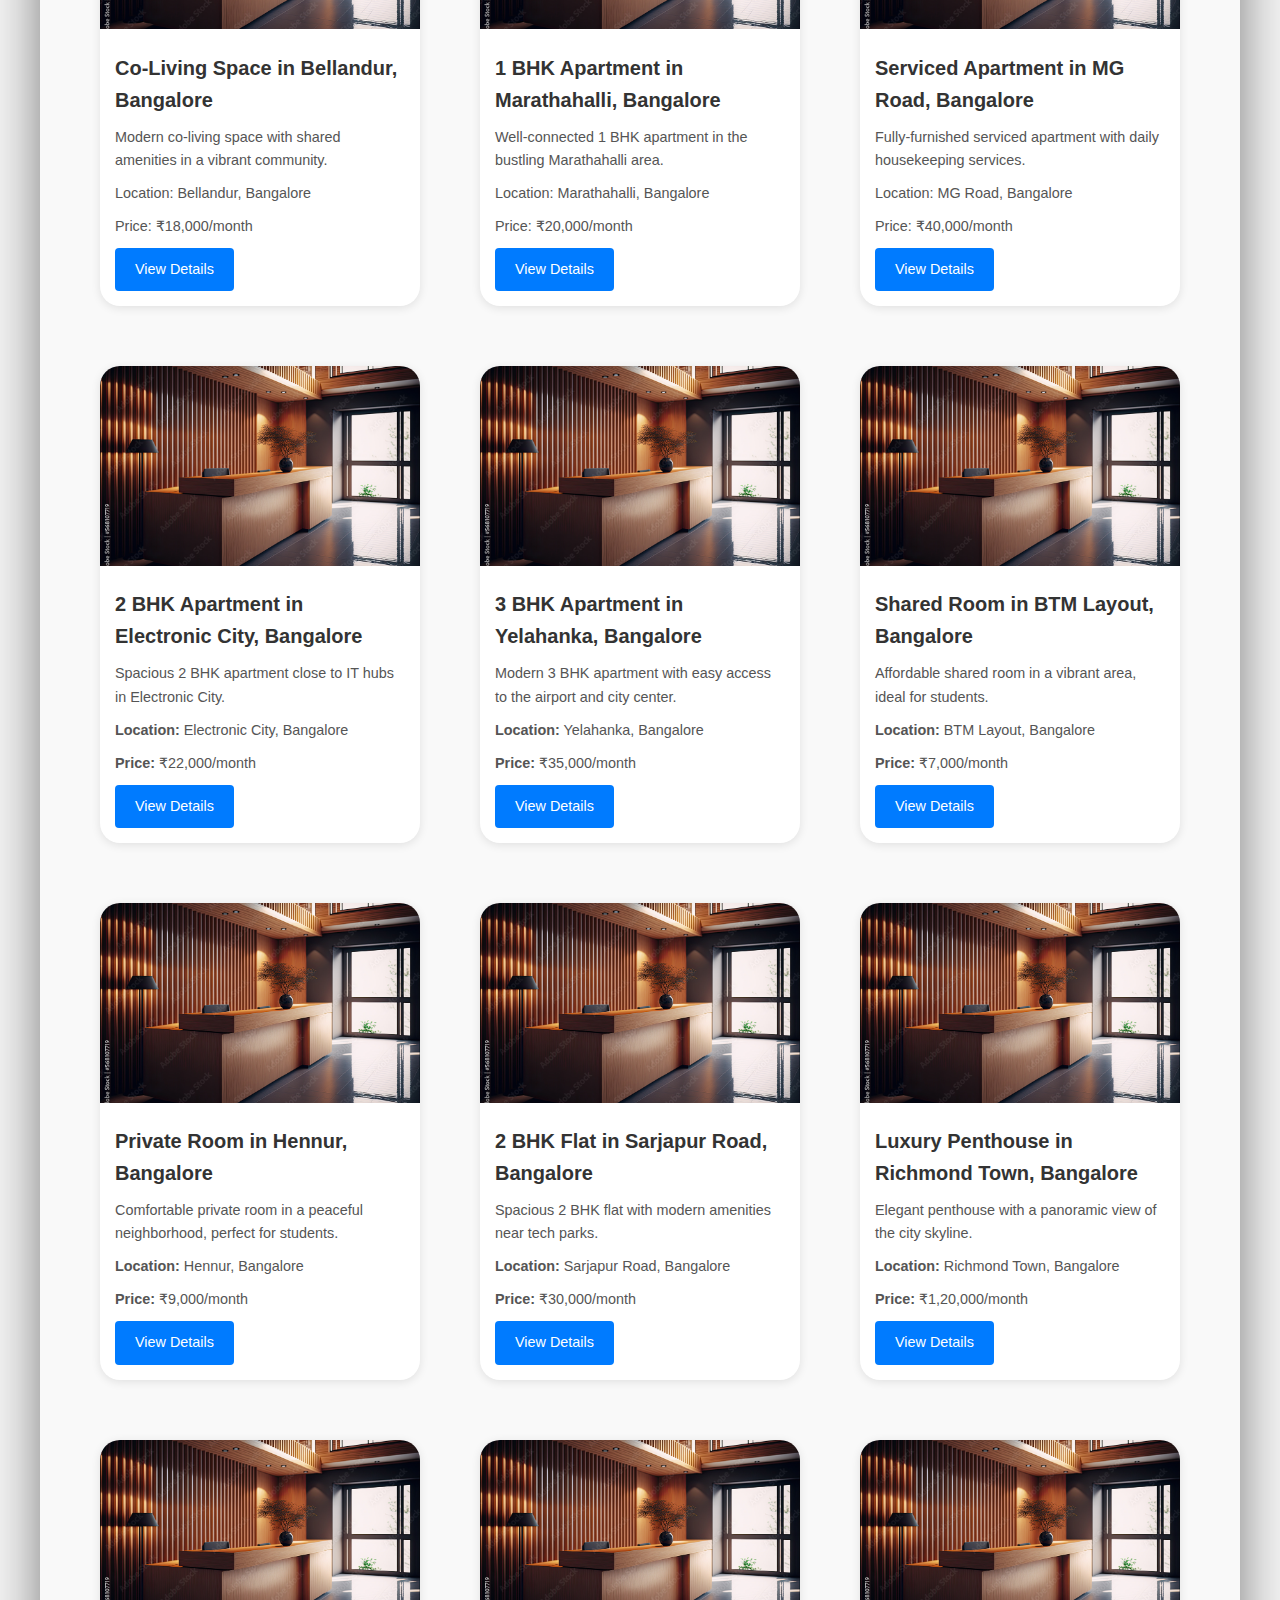
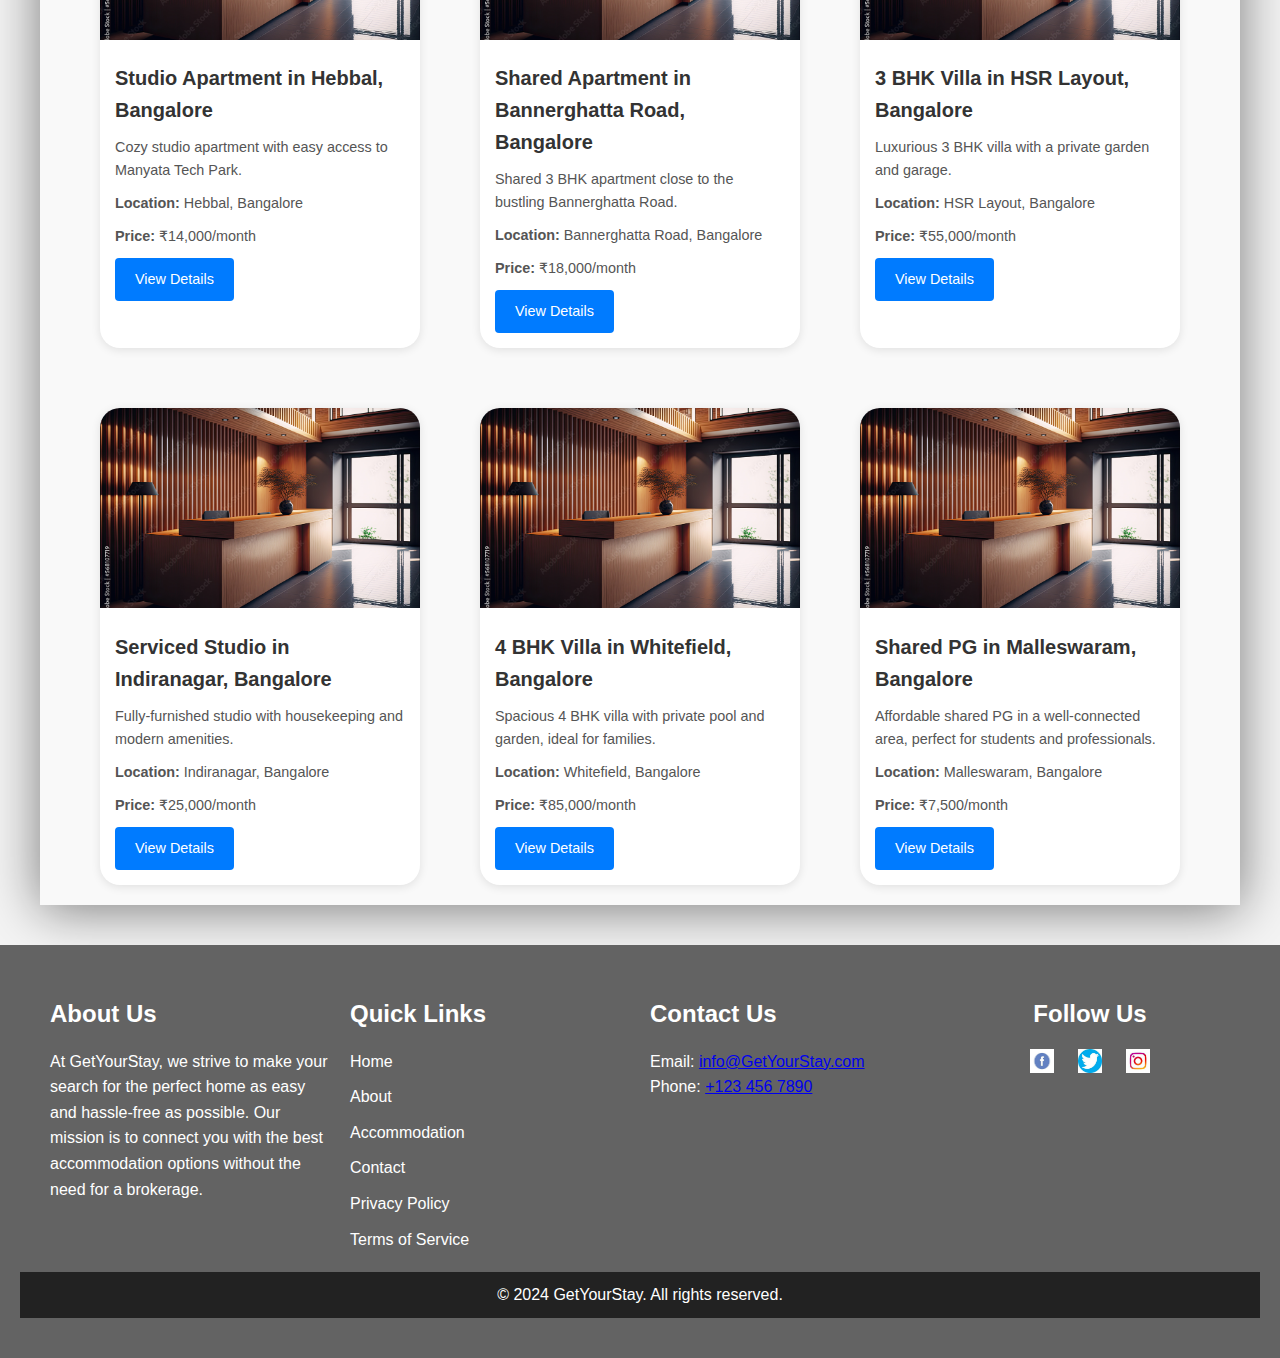
<file: all-accommodation/all-accommodations.html>
<!DOCTYPE html>
<html lang="en">

<head>
    <meta charset="UTF-8">
    <meta name="viewport" content="width=device-width, initial-scale=1.0">
    <title>GetYourStay - All Accommodations</title>
    <link rel="stylesheet" href="all-accomodation.css">

</head>

<body>
    <!-- Header Section -->
    <header>
        <div class="container">
            <div class="logo">
                <img src="/Utils/logo.png" alt="GetYourStay Logo" aria-label="GetYourStay Logo">
                <span>GetYourStay</span>
            </div>
            <nav>
                <ul>
                    <li><a href="/index.html" class="active" aria-label="Home">Home</a></li>
                    <li><a href="/login.html" id="login-link" aria-label="Login">Login</a></li>
                    <li><a href="/all-accommodation/all-accommodations.html"
                            aria-label="Accommodation">Accommodation</a></li>
                    <li><a href="/about.html" aria-label="About">About</a></li>
                    <li><a href="/contact.html" aria-label="Contact">Contact</a></li>
                    <li><a href="#" class="cta" aria-label="Add PG or Room">Add PG/ROOM</a></li>
                </ul>
            </nav>
        </div>
    </header>

    <!-- Search Section -->
    <section class="search">
        <div class="container search-box">
            <select class="dropdown" id="price-range" aria-label="Select Price Range">
                <option value="">Price Range</option>
                <option value="1-1000">0-1000</option>
                <option value="1000-5000">1000-5000</option>
                <option value="5000-10000">5000-10000</option>
                <option value="10000-20000">10000-20000</option>
                <option value="20000-30000">20000-30000</option>
                <option value="30000-40000">30000-40000</option>
                <option value="40000-50000">40000-50000</option>
                <option value="50000-above">50000-above</option>
            </select>
            <select class="dropdown" id="accommodation-type" aria-label="Select Accommodation Type">
                <option value="">Accommodation Type</option>
                <option value="pg">PG</option>
                <option value="hostel">Hostel</option>
                <option value="room">Room</option>
                <option value="Apartment">Apartment</option>
                <option value="Townhouse">Townhouse</option>
                <option value="Villa">Villa</option>
                <option value="Plot">Plot</option>
                <option value="Land">Land</option>
                <option value="Office">Office</option>
                <option value="Building">Building</option>
                <option value="Shop">Shopping Mall / Plaza</option>
                <option value="Garage">Garage</option>
            </select>
            <input type="text" placeholder="Location or Accommodation Name" id="search-query"
                aria-label="Search Location or Accommodation Name">
            <button type="button" id="search-button" aria-label="Search">Search</button>
        </div>
    </section>

    
    <!-- Accommodation Cards Section -->
    <div class="accommodation-container">
        <section class="accommodation-card-section">

            <h2>Find Your Perfect Accommodation</h2>
            <p>Explore a variety of accommodation options to suit your needs and preferences, from crazy rooms to luxury
                villas. Whether you're looking for a budget-friendly PG or a modern apartment,we have something for
                everyone.</p>

            <div class="accommodation-cards">

                <div class="card">
                    <img src="/Utils/AdobeStock_568107719_Preview.jpeg" alt="Accommodation Image 1" class="card-image"
                        aria-label="Accommodation Image 1">
                    <div class="card-content">
                        <h3>PG in Jayanagar, Bangalore</h3>
                        <p>Spacious, well-maintained PG located in the heart of Jayanagar.</p>
                        <p>Location: Jayanagar, Bangalore</p>
                        <p>Price: ₹10,000/month</p>
                        <a href="pg-jayanagar-bangalore.html" class="card-button"
                            aria-label="View Details of PG in Jayanagar, Bangalore">View
                            Details</a>
                    </div>
                </div>

                <div class="card">
                    <img src="/Utils/AdobeStock_568107719_Preview.jpeg" alt="Accommodation Image 2" class="card-image"
                        aria-label="Accommodation Image 2">
                    <div class="card-content">
                        <h3>Hostel in Indiranagar, Bangalore</h3>
                        <p>Comfortable hostel with all amenities in the trendy Indiranagar area.</p>
                        <p>Location: Indiranagar, Bangalore</p>
                        <p>Price: ₹8,000/month</p>
                        <a href="hostel-indiranagar-bangalore.html" class="card-button"
                            aria-label="View Details of Hostel in Indiranagar, Bangalore">View
                            Details</a>
                    </div>
                </div>

                <div class="card">
                    <img src="/Utils/AdobeStock_568107719_Preview.jpeg" alt="Accommodation Image 3" class="card-image"
                        aria-label="Accommodation Image 3">
                    <div class="card-content">
                        <h3>Room in Whitefield, Bangalore</h3>
                        <p>Cozy room in a shared apartment, perfect for tech professionals.</p>
                        <p>Location: Whitefield, Bangalore</p>
                        <p>Price: ₹12,000/month</p>
                        <a href="room-whitefield-bangalore.html" class="card-button"
                            aria-label="View Details of Room in Whitefield, Bangalore">View
                            Details</a>
                    </div>
                </div>

                <div class="card">
                    <img src="/Utils/AdobeStock_568107719_Preview.jpeg" alt="Accommodation Image 4" class="card-image"
                        aria-label="Accommodation Image 4">
                    <div class="card-content">
                        <h3>Apartment in Koramangala, Bangalore</h3>
                        <p>Modern 2 BHK apartment in the bustling area of Koramangala.</p>
                        <p>Location: Koramangala, Bangalore</p>
                        <p>Price: ₹25,000/month</p>
                        <a href="apartment-koramangala-bangalore.html" class="card-button"
                            aria-label="View Details of Apartment in Koramangala, Bangalore">View Details</a>
                    </div>
                </div>

                <div class="card">
                    <img src="/Utils/AdobeStock_568107719_Preview.jpeg" alt="Accommodation Image 5" class="card-image"
                        aria-label="Accommodation Image 5">
                    <div class="card-content">
                        <h3>Studio Apartment in HSR Layout, Bangalore</h3>
                        <p>Compact studio apartment, perfect for singles or couples.</p>
                        <p>Location: HSR Layout, Bangalore</p>
                        <p>Price: ₹15,000/month</p>
                        <a href="Studio-Apartment-HSR-Layout-Bangalore.html" class="card-button"
                            aria-label="View Details of Studio Apartment in HSR Layout, Bangalore">View Details</a>
                    </div>
                </div>

                <div class="card">
                    <img src="/Utils/AdobeStock_568107719_Preview.jpeg" alt="Accommodation Image 6" class="card-image"
                        aria-label="Accommodation Image 6">
                    <div class="card-content">
                        <h3>Luxury Villa in Whitefield, Bangalore</h3>
                        <p>Exclusive luxury villa with a private garden and pool.</p>
                        <p>Location: Whitefield, Bangalore</p>
                        <p>Price: ₹1,50,000/month</p>
                        <a href="Luxury-Villa-Whitefield-Bangalore.html" class="card-button"
                            aria-label="View Details of Luxury Villa in Whitefield, Bangalore">View Details</a>
                    </div>
                </div>

                <div class="card">
                    <img src="/Utils/AdobeStock_568107719_Preview.jpeg" alt="Accommodation Image 7" class="card-image"
                        aria-label="Accommodation Image 7">
                    <div class="card-content">
                        <h3>Co-Living Space in Bellandur, Bangalore</h3>
                        <p>Modern co-living space with shared amenities in a vibrant community.</p>
                        <p>Location: Bellandur, Bangalore</p>
                        <p>Price: ₹18,000/month</p>
                        <a href="Co-Living-Space-Bellandur-Bangalore.html" class="card-button"
                            aria-label="View Details of Co-Living Space in Bellandur, Bangalore">View Details</a>
                    </div>
                </div>

                <div class="card">
                    <img src="/Utils/AdobeStock_568107719_Preview.jpeg" alt="Accommodation Image 8" class="card-image"
                        aria-label="Accommodation Image 8">
                    <div class="card-content">
                        <h3>1 BHK Apartment in Marathahalli, Bangalore</h3>
                        <p>Well-connected 1 BHK apartment in the bustling Marathahalli area.</p>
                        <p>Location: Marathahalli, Bangalore</p>
                        <p>Price: ₹20,000/month</p>
                        <a href="1-BHK-Apartment-Marathahalli-Bangalore.html" class="card-button"
                            aria-label="View Details of 1 BHK Apartment in Marathahalli, Bangalore">View Details</a>
                    </div>
                </div>

                <div class="card">
                    <img src="/Utils/AdobeStock_568107719_Preview.jpeg" alt="Accommodation Image 9" class="card-image"
                        aria-label="Accommodation Image 9">
                    <div class="card-content">
                        <h3>Serviced Apartment in MG Road, Bangalore</h3>
                        <p>Fully-furnished serviced apartment with daily housekeeping services.</p>
                        <p>Location: MG Road, Bangalore</p>
                        <p>Price: ₹40,000/month</p>
                        <a href="Serviced-Apartment-MG-Road-Bangalore.html" class="card-button"
                            aria-label="View Details of Serviced Apartment in MG Road, Bangalore">View Details</a>
                    </div>
                </div>


                <div class="card">
                    <img src="/Utils/AdobeStock_568107719_Preview.jpeg" alt="Accommodation Image 10" class="card-image"
                        aria-label="Accommodation Image 10">
                    <div class="card-content">
                        <h3>2 BHK Apartment in Electronic City, Bangalore</h3>
                        <p>Spacious 2 BHK apartment close to IT hubs in Electronic City.</p>
                        <p><strong>Location:</strong> Electronic City, Bangalore</p>
                        <p><strong>Price:</strong> ₹22,000/month</p>
                        <a href="2-BHK-Apartment-Electronic-City-Bangalore.html" class="card-button"
                            aria-label="View Details of 2 BHK Apartment in Electronic City, Bangalore">View Details</a>
                    </div>
                </div>

                <div class="card">
                    <img src="/Utils/AdobeStock_568107719_Preview.jpeg" alt="Accommodation Image 11" class="card-image"
                        aria-label="Accommodation Image 11">
                    <div class="card-content">
                        <h3>3 BHK Apartment in Yelahanka, Bangalore</h3>
                        <p>Modern 3 BHK apartment with easy access to the airport and city center.</p>
                        <p><strong>Location:</strong> Yelahanka, Bangalore</p>
                        <p><strong>Price:</strong> ₹35,000/month</p>
                        <a href="3-BHK-Apartment-Yelahanka-Bangalore.html" class="card-button"
                            aria-label="View Details of 3 BHK Apartment in Yelahanka, Bangalore">View Details</a>
                    </div>
                </div>

                <div class="card">
                    <img src="/Utils/AdobeStock_568107719_Preview.jpeg" alt="Accommodation Image 12" class="card-image"
                        aria-label="Accommodation Image 12">
                    <div class="card-content">
                        <h3>Shared Room in BTM Layout, Bangalore</h3>
                        <p>Affordable shared room in a vibrant area, ideal for students.</p>
                        <p><strong>Location:</strong> BTM Layout, Bangalore</p>
                        <p><strong>Price:</strong> ₹7,000/month</p>
                        <a href="Shared-Room-BTM-Layout-Bangalore.html" class="card-button"
                            aria-label="View Details of Shared Room in BTM Layout, Bangalore">View Details</a>
                    </div>
                </div>
                <div class="card">
                    <img src="/Utils/AdobeStock_568107719_Preview.jpeg" alt="Accommodation Image 13" class="card-image"
                        aria-label="Accommodation Image 13">
                    <div class="card-content">
                        <h3>Private Room in Hennur, Bangalore</h3>
                        <p>Comfortable private room in a peaceful neighborhood, perfect for students.</p>
                        <p><strong>Location:</strong> Hennur, Bangalore</p>
                        <p><strong>Price:</strong> ₹9,000/month</p>
                        <a href="Private-Room-Hennur-Bangalore.html" class="card-button"
                            aria-label="View Details of Private Room in Hennur, Bangalore">View Details</a>
                    </div>
                </div>

                <div class="card">
                    <img src="/Utils/AdobeStock_568107719_Preview.jpeg" alt="Accommodation Image 14" class="card-image"
                        aria-label="Accommodation Image 14">
                    <div class="card-content">
                        <h3>2 BHK Flat in Sarjapur Road, Bangalore</h3>
                        <p>Spacious 2 BHK flat with modern amenities near tech parks.</p>
                        <p><strong>Location:</strong> Sarjapur Road, Bangalore</p>
                        <p><strong>Price:</strong> ₹30,000/month</p>
                        <a href="2-BHK-Flat-Sarjapur-Road-Bangalore.html" class="card-button"
                            aria-label="View Details of 2 BHK Flat in Sarjapur Road, Bangalore">View Details</a>
                    </div>
                </div>

                <div class="card">
                    <img src="/Utils/AdobeStock_568107719_Preview.jpeg" alt="Accommodation Image 15" class="card-image"
                        aria-label="Accommodation Image 15">
                    <div class="card-content">
                        <h3>Luxury Penthouse in Richmond Town, Bangalore</h3>
                        <p>Elegant penthouse with a panoramic view of the city skyline.</p>
                        <p><strong>Location:</strong> Richmond Town, Bangalore</p>
                        <p><strong>Price:</strong> ₹1,20,000/month</p>
                        <a href="Luxury-Penthouse-Richmond-Town-Bangalore.html" class="card-button"
                            aria-label="View Details of Luxury Penthouse in Richmond Town, Bangalore">View Details</a>
                    </div>
                </div>

                <div class="card">
                    <img src="/Utils/AdobeStock_568107719_Preview.jpeg" alt="Accommodation Image 16" class="card-image"
                        aria-label="Accommodation Image 16">
                    <div class="card-content">
                        <h3>Studio Apartment in Hebbal, Bangalore</h3>
                        <p>Cozy studio apartment with easy access to Manyata Tech Park.</p>
                        <p><strong>Location:</strong> Hebbal, Bangalore</p>
                        <p><strong>Price:</strong> ₹14,000/month</p>
                        <a href="Studio-Apartment-Hebbal-Bangalore.html" class="card-button"
                            aria-label="View Details of Studio Apartment in Hebbal, Bangalore">View Details</a>
                    </div>
                </div>

                <div class="card">
                    <img src="/Utils/AdobeStock_568107719_Preview.jpeg" alt="Accommodation Image 17" class="card-image"
                        aria-label="Accommodation Image 17">
                    <div class="card-content">
                        <h3>Shared Apartment in Bannerghatta Road, Bangalore</h3>
                        <p>Shared 3 BHK apartment close to the bustling Bannerghatta Road.</p>
                        <p><strong>Location:</strong> Bannerghatta Road, Bangalore</p>
                        <p><strong>Price:</strong> ₹18,000/month</p>
                        <a href="Shared-Apartment-Bannerghatta-Road-Bangalore.html" class="card-button"
                            aria-label="View Details of Shared Apartment in Bannerghatta Road, Bangalore">View
                            Details</a>
                    </div>
                </div>

                <div class="card">
                    <img src="/Utils/AdobeStock_568107719_Preview.jpeg" alt="Accommodation Image 18" class="card-image"
                        aria-label="Accommodation Image 18">
                    <div class="card-content">
                        <h3>3 BHK Villa in HSR Layout, Bangalore</h3>
                        <p>Luxurious 3 BHK villa with a private garden and garage.</p>
                        <p><strong>Location:</strong> HSR Layout, Bangalore</p>
                        <p><strong>Price:</strong> ₹55,000/month</p>
                        <a href="3-BHK-Villa-HSR-Layout-Bangalore.html" class="card-button"
                            aria-label="View Details of 3 BHK Villa in HSR Layout, Bangalore">View Details</a>
                    </div>
                </div>
                <div class="card">
                    <img src="/Utils/AdobeStock_568107719_Preview.jpeg" alt="Accommodation Image 19" class="card-image"
                        aria-label="Accommodation Image 19">
                    <div class="card-content">
                        <h3>Serviced Studio in Indiranagar, Bangalore</h3>
                        <p>Fully-furnished studio with housekeeping and modern amenities.</p>
                        <p><strong>Location:</strong> Indiranagar, Bangalore</p>
                        <p><strong>Price:</strong> ₹25,000/month</p>
                        <a href="Serviced-Studio-Indiranagar-Bangalore.html" class="card-button"
                            aria-label="View Details of Serviced Studio in Indiranagar, Bangalore">View Details</a>
                    </div>
                </div>

                <div class="card">
                    <img src="/Utils/AdobeStock_568107719_Preview.jpeg" alt="Accommodation Image 20" class="card-image"
                        aria-label="Accommodation Image 20">
                    <div class="card-content">
                        <h3>4 BHK Villa in Whitefield, Bangalore</h3>
                        <p>Spacious 4 BHK villa with private pool and garden, ideal for families.</p>
                        <p><strong>Location:</strong> Whitefield, Bangalore</p>
                        <p><strong>Price:</strong> ₹85,000/month</p>
                        <a href="4-BHK-Villa-Whitefield-Bangalore.html" class="card-button"
                            aria-label="View Details of 4 BHK Villa in Whitefield, Bangalore">View Details</a>
                    </div>
                </div>

                <div class="card">
                    <img src="/Utils/AdobeStock_568107719_Preview.jpeg" alt="Accommodation Image 21" class="card-image"
                        aria-label="Accommodation Image 21">
                    <div class="card-content">
                        <h3>Shared PG in Malleswaram, Bangalore</h3>
                        <p>Affordable shared PG in a well-connected area, perfect for students and professionals.</p>
                        <p><strong>Location:</strong> Malleswaram, Bangalore</p>
                        <p><strong>Price:</strong> ₹7,500/month</p>
                        <a href="Shared-PG-Malleswaram-Bangalore.html" class="card-button"
                            aria-label="View Details of Shared PG in Malleswaram, Bangalore">View Details</a>
                    </div>
                </div>


            </div>

        </section>
    </div>
    
    <!-- Footer Section -->
    <footer class="footer">
        <div class="footer-container">
            <div class="footer-about">
                <h3>About Us</h3>
                <p>At GetYourStay, we strive to make your search for the perfect home as easy and hassle-free as
                    possible.
                    Our mission is to connect you with the best accommodation options without the need for a brokerage.
                </p>
            </div>
            <div class="footer-links">
                <h3>Quick Links</h3>
                <ul>
                    <li><a href="#">Home</a></li>
                    <li><a href="#">About</a></li>
                    <li><a href="#">Accommodation</a></li>
                    <li><a href="#">Contact</a></li>
                    <li><a href="#">Privacy Policy</a></li>
                    <li><a href="#">Terms of Service</a></li>
                </ul>
            </div>
            <div class="footer-contact">
                <h3>Contact Us</h3>
                <p>Email: <a href="mailto:info@GetYourStay.com">info@GetYourStay.com</a></p>
                <p>Phone: <a href="tel:+1234567890">+123 456 7890</a></p>
            </div>
            <div class="footer-social">
                <h3>Follow Us</h3>
                <a href="#" class="social-icon" aria-label="Facebook"><img src="/Utils/facebook-icon.png"
                        alt="Facebook"></a>
                <a href="#" class="social-icon" aria-label="Twitter"><img src="/Utils/twitter-icon.jpeg"
                        alt="Twitter"></a>
                <a href="#" class="social-icon" aria-label="Instagram"><img src="/Utils/instagram-icon.jpeg"
                        alt="Instagram"></a>
            </div>
        </div>
        <div class="footer-bottom">
            <p>&copy; 2024 GetYourStay. All rights reserved.</p>
        </div>
    </footer>
</body>

</html>
</file>
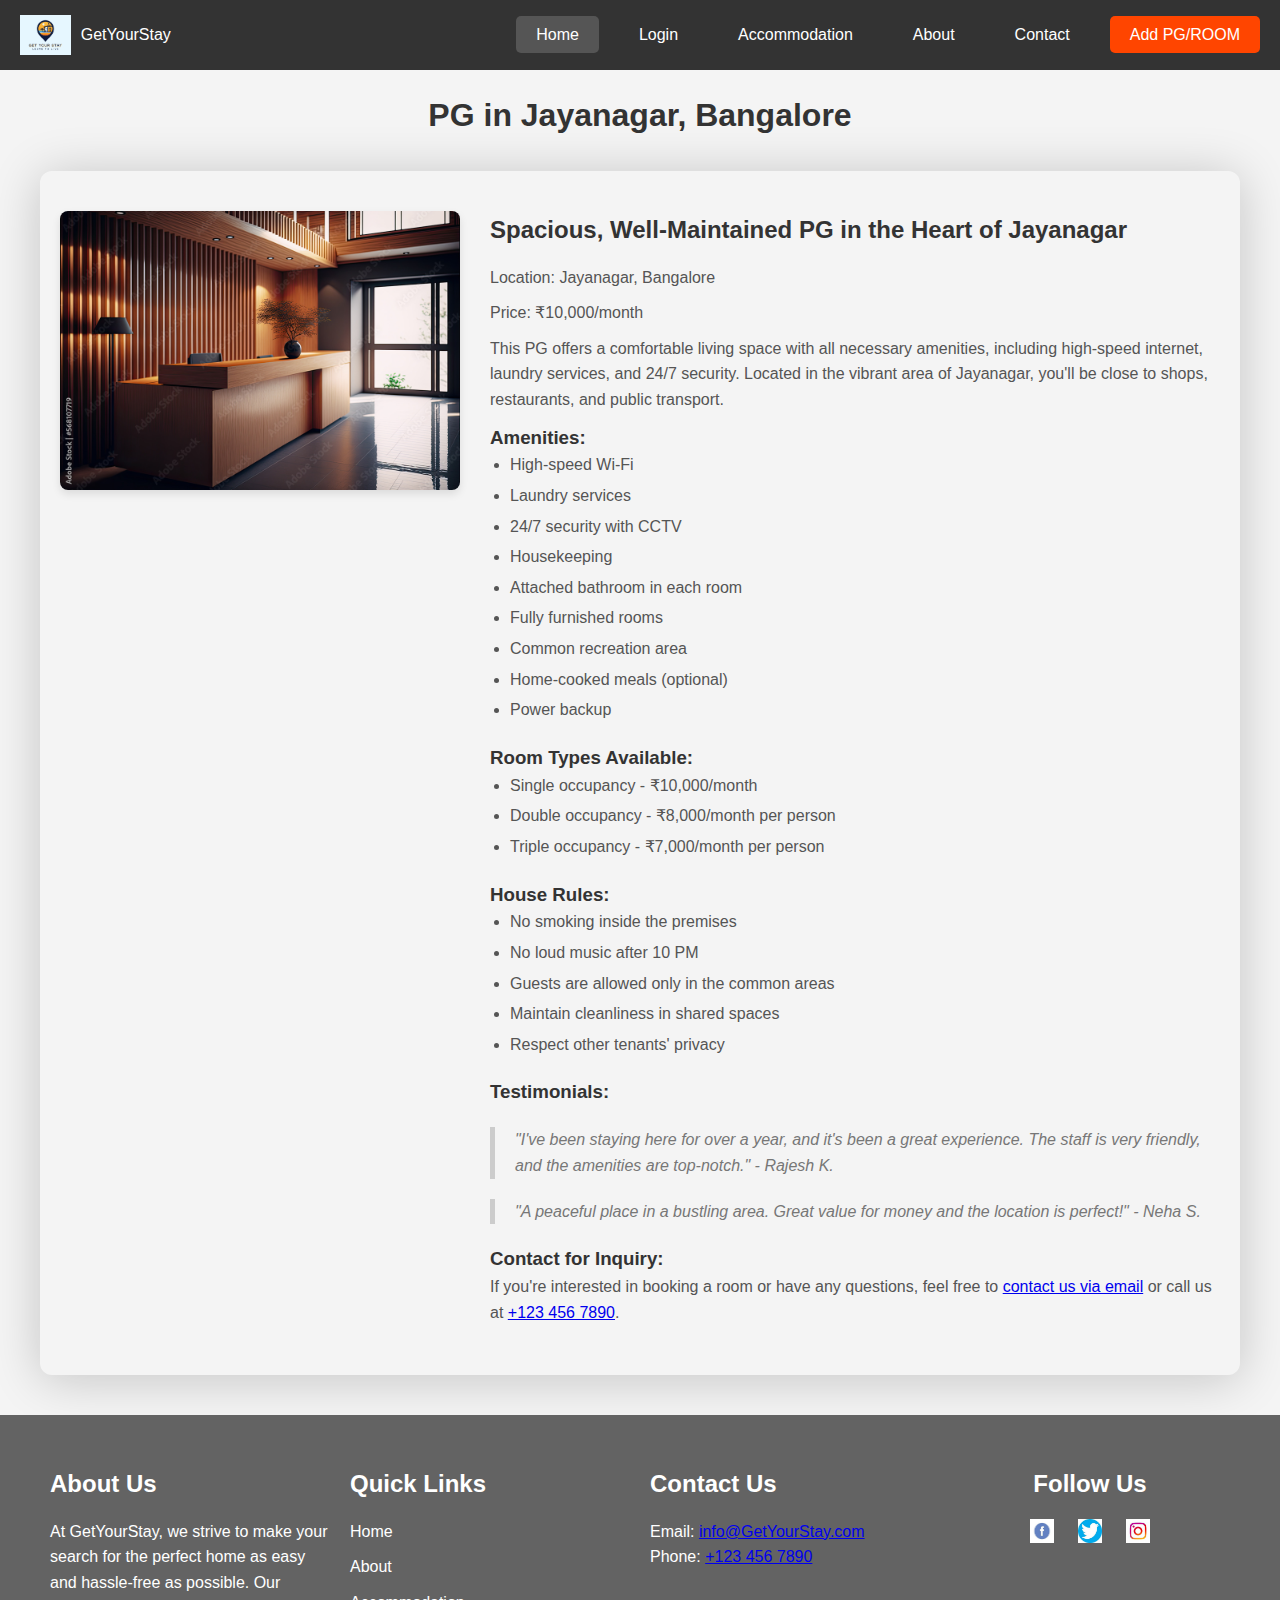
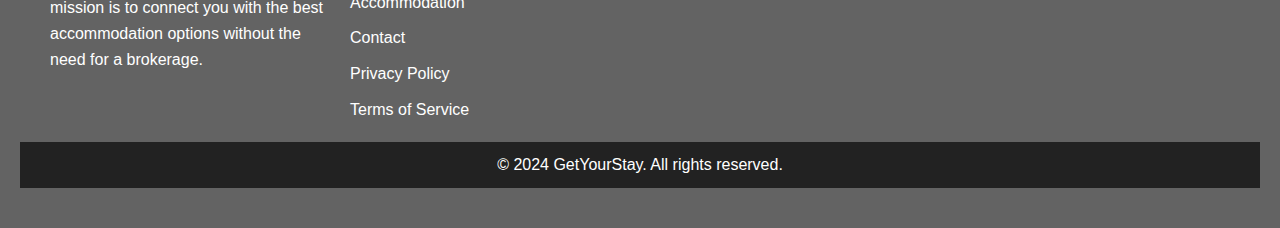
<file: all-accommodation/pg-jayanagar-bangalore.html>
<!DOCTYPE html>
<html lang="en">

<head>
    <meta charset="UTF-8">
    <meta name="viewport" content="width=device-width, initial-scale=1.0">
    <title>PG in Jayanagar, Bangalore</title>
    <link rel="stylesheet" href="accomodation.css">
</head>

<body>

    <!-- Header Section -->
    <header>
        <div class="container">
            <div class="logo">
                <img src="/Utils/logo.png" alt="GetYourStay Logo" aria-label="GetYourStay Logo">
                <span>GetYourStay</span>
            </div>
            <nav>
                <ul>
                    <li><a href="/index.html" class="active" aria-label="Home">Home</a></li>
                    <li><a href="/login.html" id="login-link" aria-label="Login">Login</a></li>
                    <li><a href="all-accommodations.html" aria-label="Accommodation">Accommodation</a></li>
                    <li><a href="/about.html" aria-label="About">About</a></li>
                    <li><a href="/contact.html" aria-label="Contact">Contact</a></li>
                    <li><a href="#" class="cta" aria-label="Add PG or Room">Add PG/ROOM</a></li>
                </ul>
            </nav>
        </div>
    </header>

    <h1>PG in Jayanagar, Bangalore</h1>
    <div class="details-container">
        <section class="accommodation-details">
            <img src="/Utils/AdobeStock_568107719_Preview.jpeg" alt="PG in Jayanagar, Bangalore">
            <div class="details">
                <h2>Spacious, Well-Maintained PG in the Heart of Jayanagar</h2>
                <p>Location: Jayanagar, Bangalore</p>
                <p>Price: ₹10,000/month</p>
                <p>This PG offers a comfortable living space with all necessary amenities, including high-speed
                    internet, laundry services, and 24/7 security. Located in the vibrant area of Jayanagar, you'll be
                    close to shops, restaurants, and public transport.</p>

                <h3>Amenities:</h3>
                <ul>
                    <li>High-speed Wi-Fi</li>
                    <li>Laundry services</li>
                    <li>24/7 security with CCTV</li>
                    <li>Housekeeping</li>
                    <li>Attached bathroom in each room</li>
                    <li>Fully furnished rooms</li>
                    <li>Common recreation area</li>
                    <li>Home-cooked meals (optional)</li>
                    <li>Power backup</li>
                </ul>

                <h3>Room Types Available:</h3>
                <ul>
                    <li>Single occupancy - ₹10,000/month</li>
                    <li>Double occupancy - ₹8,000/month per person</li>
                    <li>Triple occupancy - ₹7,000/month per person</li>
                </ul>

                <h3>House Rules:</h3>
                <ul>
                    <li>No smoking inside the premises</li>
                    <li>No loud music after 10 PM</li>
                    <li>Guests are allowed only in the common areas</li>
                    <li>Maintain cleanliness in shared spaces</li>
                    <li>Respect other tenants' privacy</li>
                </ul>

                <h3>Testimonials:</h3>
                <blockquote>
                    "I've been staying here for over a year, and it's been a great experience. The staff is very
                    friendly, and the amenities are top-notch." - Rajesh K.
                </blockquote>
                <blockquote>
                    "A peaceful place in a bustling area. Great value for money and the location is perfect!" - Neha S.
                </blockquote>

                <h3>Contact for Inquiry:</h3>
                <p>If you're interested in booking a room or have any questions, feel free to <a
                        href="mailto:info@GetYourStay.com">contact us via email</a> or call us at <a
                        href="tel:+1234567890">+123 456 7890</a>.</p>
            </div>
        </section>
    </div>

    <footer class="footer">
        <div class="footer-container">
            <div class="footer-about">
                <h3>About Us</h3>
                <p>At GetYourStay, we strive to make your search for the perfect home as easy and hassle-free as
                    possible.
                    Our mission is to connect you with the best accommodation options without the need for a brokerage.
                </p>
            </div>
            <div class="footer-links">
                <h3>Quick Links</h3>
                <ul>
                    <li><a href="#">Home</a></li>
                    <li><a href="#">About</a></li>
                    <li><a href="#">Accommodation</a></li>
                    <li><a href="#">Contact</a></li>
                    <li><a href="#">Privacy Policy</a></li>
                    <li><a href="#">Terms of Service</a></li>
                </ul>
            </div>
            <div class="footer-contact">
                <h3>Contact Us</h3>
                <p>Email: <a href="mailto:info@GetYourStay.com">info@GetYourStay.com</a></p>
                <p>Phone: <a href="tel:+1234567890">+123 456 7890</a></p>
            </div>
            <div class="footer-social">
                <h3>Follow Us</h3>
                <a href="#" class="social-icon" aria-label="Facebook"><img src="/Utils/facebook-icon.png"
                        alt="Facebook"></a>
                <a href="#" class="social-icon" aria-label="Twitter"><img src="/Utils/twitter-icon.jpeg"
                        alt="Twitter"></a>
                <a href="#" class="social-icon" aria-label="Instagram"><img src="/Utils/instagram-icon.jpeg"
                        alt="Instagram"></a>
            </div>
        </div>
        <div class="footer-bottom">
            <p>&copy; 2024 GetYourStay. All rights reserved.</p>
        </div>
    </footer>

</body>

</html>
</file>
<file: styles.css>
/* Global Styles */
body,
html {
    margin: 0; 
    padding: 0 30px;
    font-family: 'Arial', sans-serif;
    box-sizing: border-box;
    height: 100%;
    transition: background-color 0.3s ease;
    background: linear-gradient(to bottom, #0ba3b7, #ffffff);
    background-size: cover;
    background-repeat: no-repeat;
    scroll-behavior: smooth;
}

/* Header Styles */
header {
    background-color: #ffffff;
    padding: 20px 50px;
    border-bottom: 1px solid #eaeaea;
    position: fixed;
    left: 0;
    right: 0;
    top: 0;
    z-index: 1000;
    box-shadow: 0 2px 4px rgba(0, 0, 0, 0.2);
    transition: padding 0.3s ease, box-shadow 0.3s ease;
}

.header-shrink {
    padding: 5px 50px;
    box-shadow: 0 1px 2px rgba(0, 0, 0, 0.25);
}

.header-expanded {
    padding: 10px 100px;
    box-shadow: 0 4px 8px rgba(0, 0, 0, 0.1);
}

/* Container */
.container {
    width: 100%;
    margin: 0 auto;
    display: flex;
    justify-content: space-between;
    align-items: center;
}

/* Logo Styles */
.logo {
    display: flex;
    align-items: center;
}

.logo img {
    height: 40px;
    margin-right: 10px;
}

.logo span {
    font-size: 24px;
    font-weight: bold;
    color: #333;
    /* text-decoration: none; */

}

/* Navigation Styles */
nav ul {
    list-style: none;
    display: flex;
    gap: 15px;
    margin: 0;
    padding: 0;
    align-items: center;
}

nav ul li a {
    text-decoration: none;
    color: #333;
    font-weight: bold;
    padding: 8px 15px;
    border-radius: 5px;
    transition: color 0.5s ease, background-color 0.3s ease, transform 0.3s ease;
}

nav ul li a:hover,
nav ul li a.active {
    color: #ffffff;
    background-color: #4CAF50;
}


nav ul li a.cta {
    background-color: #0a400c;
    color: #ffffff;
    padding: 10px 20px;
    border-radius: 5px;
    transition: background-color 0.3s ease;
}

nav ul li a.cta:hover {
    background-color: #45a049;
}

.fade-out {
    opacity: 0;
    transition: opacity 0.5s ease-out;
}


/* Hero Section */
.hero {
    display: flex;
    align-items: center;
    justify-content: center;
    height: 100vh;
    background: linear-gradient(to right, rgba(216, 209, 209, 0.8), rgba(255, 255, 255, 0.8)), 
    url('/Utils/abstract-blur-hotel-interior.jpg') no-repeat center center/cover;
    padding: 0 20px;
}

.hero-content {
    display: flex;
    align-items: center;
    justify-content: space-between;
    width: 100%;
    max-width: 1200px;  
    margin: 0 auto;
}

.hero-text {
    max-width: 50%;
    color: #333;
}

.hero-text h1 {
    font-size: 3rem;
    line-height: 1.2;
    margin-bottom: 20px;
    color: #333;
}

.hero-text .highlight {
    color: #4CAF50;
}

.hero-text p {
    font-size: 1.2rem;
    color: #666;
    margin-bottom: 50px;
}

.cta-button {
    padding: 15px 30px;
    background-color: #4CAF50;
    color: #fff;
    text-transform: uppercase;
    font-weight: bold;
    border-radius: 5px;
    text-decoration: none;
    transition: background-color 0.3s ease;
}

.cta-button:hover {
    background-color: #1f4921;
}

.hero-image {
    max-width: 45%;
    position: relative;
}

.hero-image img {
    width: 100%;
    height: 100%;
    object-fit: cover;
    border-radius: 10px;
    box-shadow: 0 4px 8px rgba(0, 0, 0, 0.7);
    transition: opacity 0.5s ease;
}


/* Search Section */
.search {
    background-color: #c4d4d2;
    padding: 40px 0;
    margin-top: -30px;
    position: relative;
    z-index: 1;
}

.search-box {
    display: flex;
    align-items: center;
    gap: 40px;
    max-width: 1200px;
    margin: 0 auto;
    padding: 0 20px;
}


.dropdown {
    padding: 15px;
    font-size: 1.2rem;
    border: none;
    border-radius: 8px;
    background-color: #fff;
    color: #333;
    flex: 1;
    transition: background-color 0.3s ease;
}

.dropdown:focus {
    outline: none;
    background-color: #f0f0f0;
}

#search-query {
    padding: 15px;
    font-size: 1.2rem;
    border: none;
    border-radius: 8px;
    background-color: #fff;
    color: #333;
    flex: 2;
}

#search-button {
    padding: 15px 25px;
    background-color: #001f3f;
    color: #fff;
    font-size: 1.2rem;
    border: none;
    border-radius: 8px;
    cursor: pointer;
    transition: background-color 0.3s ease;
}

#search-button:hover {
    background-color: #6b8094;
}





/* Property Types Section */
.property-types-section {
    padding: 20px 40px;
    background-color: #51e6ee99;
    /* background: linear-gradient(180deg, #51e6ee99, #51e6ee99); */
}

.property-types-header {
    text-align: center;
    margin-bottom: 60px;
}

.property-types-header h2 {
    font-size: 2.5rem;
    color: #333;
    margin-bottom: 10px;
}

.property-types-header p {
    font-size: 1.2rem;
    color: #666;
}

.property-types-grid {
    display: grid;
    grid-template-columns: repeat(auto-fit, minmax(250px, 1fr));
    gap: 30px;
}

.property-card {
    background-color: #fff;
    border-radius: 10px;
    overflow: hidden;
    box-shadow: 0 4px 8px rgba(0, 0, 0, 0.1);
    transition: transform 0.3s ease, box-shadow 0.3s ease;
}

.property-card:hover {
    /* transform: translateY(-10px); */
    box-shadow: 0 8px 16px rgba(0, 0, 0, 0.9);
    /* cursor: pointer; */
}

.property-card img {
    width: 100%;
    height: 200px;
    object-fit: cover;
    transition: opacity 0.3s ease;
}

.property-card:hover img {
    opacity: 0.85;
    
}

.property-card-content {
    padding: 20px;
    text-align: center;
}

.property-card-title {
    font-size: 1.5rem;
    color: #333;
    margin-bottom: 10px;
}

.property-card-description {
    font-size: 1rem;
    color: #777;
    margin-bottom: 20px;
}

.property-card-button {
    display: inline-block;
    padding: 10px 20px;
    background-color: #4CAF50;
    color: #fff;
    border-radius: 5px;
    text-decoration: none;
    transition: background-color 0.3s ease;
}

.property-card-button:hover {
    background-color: #29552c;
}





/* Accommodation Types Section */
.accommodation-types {
    text-align: center;
    padding: 50px 50px;
    background: linear-gradient(180deg, #51e6ee99, #ffffff);
}

.accommodation-types h2 {
    font-size: 2.5em;
    margin-bottom: 20px;
    color: #333;
}

.accommodation-types p {
    font-size: 1.2em;
    color: #666;
    margin-bottom: 40px;
}

.accommodation-grid {
    display: grid;
    grid-template-columns: repeat(4, 1fr);
    gap: 40px 80px;
    justify-items: center;
}

.accommodation-item {
    position: relative;
    width: 100%;
    max-width: 150px;
    height: 80px;
    padding: 50px;
    text-align: center;
    background-size: cover;
    background-position: center;
    background-repeat: no-repeat;
    border-radius: 10px;
    border: thick double #646967;
    transition: all 0.3s ease;
    display: flex;
    align-items: center;
    justify-content: center;
}

/*
.accommodation-item a {
    text-decoration: none;
    color: #fff;
    background: rgba(0, 0, 0, 0.5);  Semi-transparent background for better text readability */
/* padding: 0px;
        border-radius: 00px; 
    transition: background 0.3s ease;
}*/

.accommodation-item h3 {
    position: absolute;
    bottom: 10px;
    left: 10px;
    font-size: 1.2em;
    color: #140e0e;
    margin: 0;
    padding: 5px;
    border-radius: 5px;
}

.accommodation-item:hover {
    border-color: #3f3f3f;
    /* background-color: #d5d6d5; */
    /* Background color change on hover */
    transform: scale(1.10);
}

/* .accommodation-item:hover a { */
/* background: rgba(0, 0, 0, 0.7); */
/* Slightly darken the background on hover */
/* } */

.accommodation-item img {
    width: 50px;
    height: 50px;
    margin-bottom: 10px;
}






/* <!-- Accommodation Cards Section --> */
.accommodation-card-section {
    padding: 20px 20px;
    background: linear-gradient(180deg, #dedee7, #ffffff);
    /* background: linear-gradient(180deg, #ffffff, #dedee7); */
    text-align: center;
}

.accommodation-card-section h2 {
    font-size: 2.5rem;
    color: #333;
    margin-bottom: 20px;
}

.accommodation-card-section p {
    font-size: 1.2rem;
    color: #666;
    margin-bottom: 40px;
}

.accommodation-cards {
    display: grid;
    grid-template-columns: repeat(auto-fill, minmax(300px, 1fr));
    padding: 50px;
    gap: 50px;
    justify-items: center;
}

.card {
    background-color: #fff;
    border-radius: 20px;
    box-shadow: 0 4px 8px rgba(0, 0, 0, 0.3);
    overflow: hidden;
    transition: transform 0.3s ease, box-shadow 0.3s ease;
    max-width: 350px;
    width: 100%;
}

.card:hover {
    /* transform: translateY(-15px); */
    box-shadow: 0 8px 16px rgba(0, 0, 0, 0.5);
    transform: scale(1.05);
}

.card-image {
    width: 100%;
    height: 200px;
    object-fit: cover;
}

.card img {
    transition: transform 0.3s ease;
}

.card:hover img {
    transform: scale(1.05);

}

.card-content {
    padding: 20px;
    text-align: left;
}

.card-content h3 {
    font-size: 1.5rem;
    margin-bottom: 10px;
    color: #333;
}

.card-content p {
    font-size: 1rem;
    color: #666;
    margin-bottom: 10px;
}

.card-button {
    display: inline-block;
    padding: 10px 20px;
    background-color: #4CAF50;
    color: #fff;
    text-decoration: none;
    border-radius: 5px;
    font-weight: bold;
    transition: background-color 0.3s ease;
}

.card-button:hover {
    background-color: #235d26;
}

.view-all-accommodations {
    text-align: center;
    margin-top: 40px;
}

.view-all-button {
    padding: 15px 30px;
    background-color: #4CAF50;
    color: #fff;
    text-transform: uppercase;
    font-weight: bold;
    border-radius: 5px;
    text-decoration: none;
    transition: background-color 0.3s ease;
}

.view-all-button:hover {
    background-color: #45a049;
}






/* About Section Styles */
.about-section {
    background-color: #f0f4f8;
    padding: 60px;
    text-align: center;
}

/* .about-section .container { */
/* max-width: 1200px; */
/* Maximum width of the content */
/* margin: 0 auto; */
/* Center-align the container */
/* padding: 0 20px; */
/* Padding inside the container */
/* } */

.about-content {
    background-color: #ffffff;
    border-radius: 8px;
    box-shadow: 0 4px 8px rgba(0, 0, 0, 0.1);
    padding: 20px 50px;
    text-align: center;
}

.about-content h2 {
    font-size: 2.5em;
    margin-bottom: 20px;
    color: #333;
}

.about-content p {
    font-size: 1.125em;
    line-height: 1.8;
    color: #555;
    margin-bottom: 20px;
}

.about-content a {
    color: #007BFF;
    text-decoration: none;
    font-weight: bold;
}

.about-content a:hover {
    text-decoration: underline;
    color: #122b46;

}






/* Contact Section Styles */
.contact-section {
    background-color: #f9f9f9;
    background: linear-gradient(180deg, #dedee7, #f9f9f9);
    padding: 60px 20px;
    text-align: center;
}

.contact-section h2 {
    font-size: 2.5em;
    margin-bottom: 20px;
    color: #333;
}

.contact-section p {
    font-size: 1.125em;
    color: #555;
    margin-bottom: 40px;
}

.contact-section .container {
    max-width: 600px;
    margin: 0 auto;
    padding: 25px;
    background-color: #fff;
    border-radius: 8px;
    box-shadow: 0 2px 8px rgba(0, 0, 0, 0.1);
}

.contact-section form {
    display: flex;
    flex-direction: column;
}

.form-group {
    margin-bottom: 20px;
}

.contact-section input[type="text"],
.contact-section input[type="email"],
.contact-section textarea {
    width: 560px;
    padding: 12px;
    border: 1px solid #ccc;
    border-radius: 4px;
    font-size: 1em;
    color: #333;
    transition: border-color 0.3s;
}

.contact-section input[type="text"]:focus,
.contact-section input[type="email"]:focus,
.contact-section textarea:focus {
    border-color: #007BFF;
    outline: none;
}

.contact-section textarea {
    resize: none;
    height: 150px;
}

.contact-section button {

    background-color: #007BFF;
    color: #ffffff;
    border: none;
    border-radius: 4px;
    padding: 12px 20px;
    font-size: 1em;
    cursor: pointer;
    transition: background-color 0.3s;
}

.contact-section button:hover {
    background-color: #485565;
}






/* Footer Styles */
.footer {
    background-color: #636363;
    color: #fff;
    padding: 40px 20px;
    width: 100%;
    box-sizing: border-box;
}

.footer-container {
    display: flex;
    justify-content: space-between;
    flex-wrap: wrap;
    max-width: 1200px;
    margin: 0 auto;
    width: 100%;
}

.footer-about,
.footer-links,
.footer-contact,
.footer-social {
    flex: 1;
    margin: 10px;
    min-width: 200px;
}

.footer-about h3,
.footer-links h3,
.footer-contact h3,
.footer-social h3 {
    font-size: 1.5em;
    margin-bottom: 15px;
}

.footer-about p,
.footer-contact p {
    font-size: 1em;
    line-height: 1.6;
}


.footer-links ul {
    list-style: none;
    padding: 0;
}

.footer-links li {
    margin-bottom: 10px;
}

.footer-links a {
    color: #fff;
    text-decoration: none;
    transition: color 0.3s;
}

.footer-links a:hover {
    color: #007BFF;
}

.footer-social {
    text-align: center;
}

.social-icon {
    display: inline-block;
    margin: 0 10px;
}

.social-icon img {
    width: 24px;
    height: 24px;
    transition: opacity 0.3s;
}

.social-icon img:hover {
    opacity: 0.8;
}

.footer-bottom {
    background-color: #222;
    padding: 10px 20px;
    text-align: center;
    width: 100%;
    box-sizing: border-box;
}

.footer-bottom p {
    margin: 0;
    font-size: 1em;
}
</file>
<file: about-contact.css>
* {
    margin: 0;
    padding: 0;
    box-sizing: border-box;
    font-family: Arial, sans-serif;
}

body {
    line-height: 1.6;
    background-color: #f4f4f4;
    color: #333;
}
header {
    background-color: #333;
    color: #fff;
    padding: 15px 0;
    position: sticky;
    top: 0;
    z-index: 1000;
}

header .container {
    display: flex;
    justify-content: space-between;
    align-items: center;
    padding: 0 20px;
}

header .logo {
    display: flex;
    align-items: center;
}

header .logo img {
    height: 40px;
    margin-right: 10px;
}

header nav ul {
    display: flex;
    list-style: none;
}

header nav ul li {
    margin-left: 20px;
}

header nav ul li a {
    color: #fff;
    text-decoration: none;
    padding: 10px 20px;
    transition: background-color 0.3s ease;
}

header nav ul li a:hover,
header nav ul li a.active {
    background-color: #555;
    border-radius: 5px;
}

header nav ul li a.cta {
    background-color: #ff4500;
    color: #fff;
    border-radius: 5px;
    padding: 10px 20px;
}

header nav ul li a.cta:hover {
    background-color: #ff6347;
}

/* About Section Styles */
.about-section {
    background-color: #f0f4f8;
    padding: 60px;
    text-align: center;
}

/* .about-section .container { */
/* max-width: 1200px; */
/* Maximum width of the content */
/* margin: 0 auto; */
/* Center-align the container */
/* padding: 0 20px; */
/* Padding inside the container */
/* } */

.about-content {
    background-color: #ffffff;
    border-radius: 8px;
    box-shadow: 0 4px 8px rgba(0, 0, 0, 0.1);
    padding: 20px 50px;
    text-align: center;
}

.about-content h2 {
    font-size: 2.5em;
    margin-bottom: 20px;
    color: #333;
}

.about-content p {
    font-size: 1.125em;
    line-height: 1.8;
    color: #555;
    margin-bottom: 20px;
}

.about-content a {
    color: #007BFF;
    text-decoration: none;
    font-weight: bold;
}

.about-content a:hover {
    text-decoration: underline;
    color: #122b46;

}


/* Contact Section Styles */
.contact-section {
    background-color: #f9f9f9;
    background: linear-gradient(180deg, #dedee7, #f9f9f9);
    padding: 60px 20px;
    text-align: center;
}

.contact-section h2 {
    font-size: 2.5em;
    margin-bottom: 20px;
    color: #333;
}

.contact-section p {
    font-size: 1.125em;
    color: #555;
    margin-bottom: 40px;
}

.contact-section .container {
    max-width: 600px;
    margin: 0 auto;
    padding: 25px;
    background-color: #fff;
    border-radius: 8px;
    box-shadow: 0 2px 8px rgba(0, 0, 0, 0.1);
}

.contact-section form {
    display: flex;
    flex-direction: column;
}

.form-group {
    margin-bottom: 20px;
}

.contact-section input[type="text"],
.contact-section input[type="email"],
.contact-section textarea {
    width: 560px;
    padding: 12px;
    border: 1px solid #ccc;
    border-radius: 4px;
    font-size: 1em;
    color: #333;
    transition: border-color 0.3s;
}

.contact-section input[type="text"]:focus,
.contact-section input[type="email"]:focus,
.contact-section textarea:focus {
    border-color: #007BFF;
    outline: none;
}

.contact-section textarea {
    resize: none;
    height: 150px;
}

.contact-section button {

    background-color: #007BFF;
    color: #ffffff;
    border: none;
    border-radius: 4px;
    padding: 12px 20px;
    font-size: 1em;
    cursor: pointer;
    transition: background-color 0.3s;
}

.contact-section button:hover {
    background-color: #485565;
}

/* Footer Styles */
.footer {
    background-color: #636363;
    color: #fff;
    padding: 40px 20px;
    margin-top:40px;
    width: 100%;
    box-sizing: border-box;
}

.footer-container {
    display: flex;
    justify-content: space-between;
    flex-wrap: wrap;
    max-width: 1200px;
    margin: 0 auto;
    width: 100%;
}

.footer-about,
.footer-links,
.footer-contact,
.footer-social {
    flex: 1;
    margin: 10px;
    min-width: 200px;
}

.footer-about h3,
.footer-links h3,
.footer-contact h3,
.footer-social h3 {
    font-size: 1.5em;
    margin-bottom: 15px;
}

.footer-about p,
.footer-contact p {
    font-size: 1em;
    line-height: 1.6;
}


.footer-links ul {
    list-style: none;
    padding: 0;
}

.footer-links li {
    margin-bottom: 10px;
}

.footer-links a {
    color: #fff;
    text-decoration: none;
    transition: color 0.3s;
}

.footer-links a:hover {
    color: #007BFF;
}

.footer-social {
    text-align: center;
}

.social-icon {
    display: inline-block;
    margin: 0 10px;
}

.social-icon img {
    width: 24px;
    height: 24px;
    transition: opacity 0.3s;
}

.social-icon img:hover {
    opacity: 0.8;
}

.footer-bottom {
    background-color: #222;
    padding: 10px 20px;
    text-align: center;
    width: 100%;
    box-sizing: border-box;
}

.footer-bottom p {
    margin: 0;
    font-size: 1em;
}
</file>
<file: login.css>
body {
    font-family: 'Arial', sans-serif;
    margin: 0;
    padding: 0;
    background-color: #e6f4f1;
    padding: 50px; 
    box-sizing: border-box;
    transition: opacity 0.7s ease-in-out;
}

body.fade-out {
    opacity: 0;
}


.container {
    display: flex;
    height: calc(100vh - 100px); 
    flex-direction: row-reverse;
    background-color: #fff; 
    border-radius: 15px; 
    overflow: hidden;
    box-shadow: 0 4px 15px rgba(0, 0, 0, 0.1); 
}

.left-section, .right-section {
    width: 50%;
    display: flex;
    justify-content: center;
    align-items: center;
    padding: 20px; 
    box-sizing: border-box;
}

.left-section {
    background-image: url('Utils/login-page.jpg');
    background-size:cover;
    background-position: center;
    background-repeat: no-repeat;
    color: #fff;
    position: relative;
}

.promo-content {
    text-align: center;
    max-width: 400px;
    background: rgba(0, 0, 0, 0.5); 
    padding: 20px;
    border-radius: 8px;
}

.promo-content h2 {
    font-size: 32px;
    margin-bottom: 10px;
}

.promo-content p {
    font-size: 18px;
    margin-bottom: 20px;
}

.right-section {
    background-color: #fff;
}

.login-content {
    width: 100%;
    max-width: 400px;
    text-align: center;
}

h2 {
    font-size: 32px;
    color: #333;
    margin-bottom: 10px;
}

p {
    color: #666;
    margin-bottom: 20px;
}

.social-login {
    width: 100%;
    padding: 10px;
    margin-bottom: 15px;
    border: 1px solid #ccc;
    border-radius: 5px;
    cursor: pointer;
    display: flex;
    align-items: center;
    justify-content: center;
    font-size: 16px;
    color: #333;
}

.social-login img {
    width: 20px;
    margin-right: 10px;
}

.social-login.google {
    background-color: #fff;
    border: 1px solid #ddd;
}

.social-login.facebook {
    /* background-color: #3b5998;
    color: #fff;
    border: none; */
    background-color: #fff;
    border: 1px solid #ddd;
}

.divider {
    color: #888;
    margin: 20px 0;
    position: relative;
}

.divider::before, .divider::after {
    content: "";
    height: 1px;
    background: #ccc;
    position: absolute;
    width: 30%;
    top: 50%;
}

.divider::before {
    left: 0;
}

.divider::after {
    right: 0;
}

.input-group {
    text-align: left;
    margin-bottom: 15px;
}

.input-group label {
    font-size: 14px;
    color: #666;
    margin-bottom: 5px;
    display: block;
}

.input-group input {
    width: 100%;
    padding: 10px;
    border: 1px solid #ccc;
    border-radius: 5px;
    font-size: 16px;
}

.forgot-password {
    text-align: right;
    margin-bottom: 20px;
}

.forgot-password a {
    text-decoration: none;
    color: #666;
}

.login-btn {
    width: 100%;
    padding: 10px;
    background-color: #3a49be;
    color: #fff;
    border: none;
    border-radius: 5px;
    font-size: 18px;
    cursor: pointer;
    transition: background-color 0.3s ease;
}

.login-btn:hover {
    background-color: #615c81;
}

.create-account {
    margin-top: 20px;
    text-align: center;
}

.create-account p {
    font-size: 14px;
    color: #666;
}

.create-account a {
    color: #6c5ce7;
    text-decoration: none;
    font-weight: bold;
    transition: color 0.3s ease;
}

.create-account a:hover {
    color: #0a033d;
}
</file>
<file: signup.css>
body {
        font-family: 'Arial', sans-serif;
        margin: 0;
        padding: 0;
        background-color: #e6f4f1;
        padding: 50px;
        box-sizing: border-box;
        transition: opacity 0.7s ease-in-out;
    }

    body.fade-out {
        opacity: 0;
    }

    .container {
        display: flex;
        height: calc(100vh - 100px);
        flex-direction: row-reverse;
        background-color: #fff;
        border-radius: 15px;
        overflow: hidden;
        box-shadow: 0 4px 15px rgba(0, 0, 0, 0.1);
    }

    .image-section,
    .form-card {
        width: 50%;
        display: flex;
        justify-content: center;
        align-items: center;
        padding: 20px;
        box-sizing: border-box;
    }

    .image-section {
        background-image: url('/Utils/background-image.jpeg');
        background-size:cover;
        background-position: center;
        background-repeat: no-repeat;
        color: #fff;
        position: relative;
    }

    .image-overlay {
        position: absolute;
        top: 0;
        left: 0;
        width: 100%;
        height: 100%;
        background: rgba(0, 0, 0, 0.4);
        border-radius: 15px;
    }

    .form-card {
        background-color: #fff;
    }

    .form-content {
        width: 100%;
        max-width: 400px;
        text-align: center;
    }

    h2 {
        font-size: 32px;
        color: #333;
        margin-bottom: 20px;
    }

    .input-group {
        text-align: left;
        margin-bottom: 15px;
    }

    .input-group label {
        font-size: 14px;
        color: #666;
        margin-bottom: 5px;
        display: block;
    }

    .input-group input {
        width: 100%;
        padding: 10px;
        border: 1px solid #ccc;
        border-radius: 5px;
        font-size: 16px;
    }

    .terms {
        text-align: left;
        margin-bottom: 20px;
    }

    .terms label {
        font-size: 14px;
        color: #666;
    }

    .terms a {
        color: #6c5ce7;
        text-decoration: none;
        font-weight: bold;
    }

    .terms a:hover {
        color: #0a033d;
    }

    .submit-btn {
        width: 100%;
        padding: 10px;
        background-color: #2f1db5;
        color: #fff;
        border: none;
        border-radius: 5px;
        font-size: 18px;
        cursor: pointer;
        transition: background-color 0.3s ease;
    }

    .submit-btn:hover {
        background-color: #615c81;
    }

    .already-account {
        margin-top: 20px;
        text-align: center;
    }

    .already-account p {
        font-size: 14px;
        color: #666;
    }

    .already-account a {
        color: #6c5ce7;
        text-decoration: none;
        font-weight: bold;
        transition: color 0.3s ease;
    }

    .already-account a:hover {
        color: #0a033d;
    }
</file>
<file: all-accommodation/all-accomodation.css>
* {
    margin: 0;
    padding: 0;
    box-sizing: border-box;
    font-family: Arial, sans-serif;
}

body {
    line-height: 1.6;
    background-color: #f4f4f4;
    color: #333;
}

header {
    background-color: #333;
    color: #fff;
    padding: 15px 0;
    position: sticky;
    top: 0;
    z-index: 1000;
}

header .container {
    display: flex;
    justify-content: space-between;
    align-items: center;
    padding: 0 20px;
}

header .logo {
    display: flex;
    align-items: center;
}

header .logo img {
    height: 40px;
    margin-right: 10px;
}

header nav ul {
    display: flex;
    list-style: none;
}

header nav ul li {
    margin-left: 20px;
}

header nav ul li a {
    color: #fff;
    text-decoration: none;
    padding: 10px 20px;
    transition: background-color 0.3s ease;
}

header nav ul li a:hover,
header nav ul li a.active {
    background-color: #555;
    border-radius: 5px;
}

header nav ul li a.cta {
    background-color: #ff4500;
    color: #fff;
    border-radius: 5px;
    padding: 10px 20px;
}

header nav ul li a.cta:hover {
    background-color: #ff6347;
}

h1 {
    text-align: center;
    margin: 20px 0;
    color: #333;
}




/* Search Section */
.search {
    background-color: #c4d4d2;
    padding: 20px;
    position: relative;
    z-index: 1;
}

.search-box {
    display: flex;
    align-items: center;
    gap: 40px;
    max-width: 1200px;
    margin: 0 auto;
    padding: 0 20px;
}


.dropdown {
    padding: 15px;
    font-size: 1.2rem;
    border: none;
    border-radius: 8px;
    background-color: #fff;
    color: #333;
    flex: 1;
    transition: background-color 0.3s ease;
}

.dropdown:focus {
    outline: none;
    background-color: #f0f0f0;
}

#search-query {
    padding: 15px;
    font-size: 1.2rem;
    border: none;
    border-radius: 8px;
    background-color: #fff;
    color: #333;
    flex: 2;
}

#search-button {
    padding: 15px 25px;
    background-color: #001f3f;
    color: #fff;
    font-size: 1.2rem;
    border: none;
    border-radius: 8px;
    cursor: pointer;
    transition: background-color 0.3s ease;
}

#search-button:hover {
    background-color: #6b8094;
}





.accommodation-container {
    background-color: #e1efff;
    /* Light background color for the box */
    /* padding: 40px; */
    /* Padding around the entire section */
    /* border-radius: 12px; */
    /* Rounded corners for the box */
    box-shadow: 0 4px 50px rgba(0, 0, 0, 0.5);
    /* Subtle shadow for a lifted effect */
    /* max-width: 1400px; */
    /* Optional: Restrict the maximum width of the box */
    margin:  40px;
    /* Center the box on the page */
}

.accommodation-card-section {
    padding: 20px 60px;
    /* Adds equal padding of 40px on left and right */
    background-color: #f9f9f9;
    text-align: center;
}

.accommodation-card-section h2 {
    font-size: 2rem;
    margin-bottom: 10px;
    color: #333;
}

.accommodation-card-section p {
    font-size: 1rem;
    margin-bottom: 20px;
    color: #666;
}

.accommodation-cards {
    display: grid;
    grid-template-columns: repeat(3, 1fr);
    /* Ensures 3 cards in a row */
    gap: 60px;
    justify-content: center;
    /* Centers the grid content */
}

.card {
    width: 100%;
    /* The card takes up 90% of the grid column */
    height: auto;
    background-color: #fff;
    border-radius: 20px;
    box-shadow: 0 2px 10px rgba(0, 0, 0, 0.1);
    overflow: hidden;
    text-align: left;
    transition: transform 0.5s ease;
}

.card:hover {
    transform: translateY(-10px);
    box-shadow: 0 10px 15px rgba(0, 0, 0, 0.6);
}

.card-image {
    width: 100%;
    height: 200px;
    object-fit: cover;
    transition: transform 0.3s ease;

}

.card:hover img {
    transform: scale(1.05);
}

.card-content {
    padding: 15px;
}

.card-content h3 {
    font-size: 1.25rem;
    margin-bottom: 10px;
    color: #333;
}

.card-content p {
    font-size: 0.9rem;
    margin-bottom: 10px;
    color: #555;
}

.card-button {
    display: inline-block;
    padding: 10px 20px;
    background-color: #007BFF;
    color: #fff;
    border-radius: 4px;
    text-decoration: none;
    font-size: 0.9rem;
    transition: background-color 0.3s ease;
}

.card-button:hover {
    background-color: #072444;
}









/* Footer Styles */
.footer {
    background-color: #636363;
    color: #fff;
    padding: 40px 20px;
    width: 100%;
    box-sizing: border-box;
}

.footer-container {
    display: flex;
    justify-content: space-between;
    flex-wrap: wrap;
    max-width: 1200px;
    margin: 0 auto;
    width: 100%;
}

.footer-about,
.footer-links,
.footer-contact,
.footer-social {
    flex: 1;
    margin: 10px;
    min-width: 200px;
}

.footer-about h3,
.footer-links h3,
.footer-contact h3,
.footer-social h3 {
    font-size: 1.5em;
    margin-bottom: 15px;
}

.footer-about p,
.footer-contact p {
    font-size: 1em;
    line-height: 1.6;
}


.footer-links ul {
    list-style: none;
    padding: 0;
}

.footer-links li {
    margin-bottom: 10px;
}

.footer-links a {
    color: #fff;
    text-decoration: none;
    transition: color 0.3s;
}

.footer-links a:hover {
    color: #007BFF;
}

.footer-social {
    text-align: center;
}

.social-icon {
    display: inline-block;
    margin: 0 10px;
}

.social-icon img {
    width: 24px;
    height: 24px;
    transition: opacity 0.3s;
}

.social-icon img:hover {
    opacity: 0.8;
}

.footer-bottom {
    background-color: #222;
    padding: 10px 20px;
    text-align: center;
    width: 100%;
    box-sizing: border-box;
}

.footer-bottom p {
    margin: 0;
    font-size: 1em;
}
</file>
<file: all-accommodation/accomodation.css>
/* style.css */

* {
    margin: 0;
    padding: 0;
    box-sizing: border-box;
    font-family: Arial, sans-serif;
}

body {
    line-height: 1.6;
    background-color: #f4f4f4;
    color: #333;
}
header {
    background-color: #333;
    color: #fff;
    padding: 15px 0;
    position: sticky;
    top: 0;
    z-index: 1000;
}

header .container {
    display: flex;
    justify-content: space-between;
    align-items: center;
    padding: 0 20px;
}

header .logo {
    display: flex;
    align-items: center;
}

header .logo img {
    height: 40px;
    margin-right: 10px;
}

header nav ul {
    display: flex;
    list-style: none;
}

header nav ul li {
    margin-left: 20px;
}

header nav ul li a {
    color: #fff;
    text-decoration: none;
    padding: 10px 20px;
    transition: background-color 0.3s ease;
}

header nav ul li a:hover,
header nav ul li a.active {
    background-color: #555;
    border-radius: 5px;
}

header nav ul li a.cta {
    background-color: #ff4500;
    color: #fff;
    border-radius: 5px;
    padding: 10px 20px;
}

header nav ul li a.cta:hover {
    background-color: #ff6347;
}
h1 {
    text-align: center;
    margin: 20px 0;
    color: #333;
}


















/* Accommodation Details Styles */
.details-container {
    /* background-color: #e1efff;    */
    /* Light background color for the box */
    padding: 20px;
    /* Padding around the entire section */
    border-radius: 12px;
    /* Rounded corners for the box */
    box-shadow: 0 4px 50px rgba(0, 0, 0, 0.2);
    /* Subtle shadow for a lifted effect */
    max-width: 1200px;
    /* Optional: Restrict the maximum width of the box */
    margin: 30px auto;
    /* Center the box on the page */
}
.accommodation-details {
    display: flex;
    align-items: flex-start;
    gap: 30px;
    margin: 20px 0;
}

.accommodation-details img {
    width: 400px;
    height: auto;
    border-radius: 8px;
    box-shadow: 0 4px 8px rgba(0, 0, 0, 0.1);
}

.details {
    flex: 1;
}

.details h2 {
    margin-bottom: 15px;
    font-size: 24px;
    color: #333;
}

.details p {
    margin-bottom: 10px;
    line-height: 1.6;
    color: #555;
}

.details ul {
    list-style-type: disc;
    margin-left: 20px;
    margin-bottom: 20px;
    color: #555;
}

.details ul li {
    margin-bottom: 5px;
}

.details blockquote {
    margin: 20px 0;
    padding-left: 20px;
    border-left: 5px solid #ccc;
    color: #777;
    font-style: italic;
}
























/* Footer Styles */
.footer {
    background-color: #636363;
    color: #fff;
    padding: 40px 20px;
    margin-top:40px;
    width: 100%;
    box-sizing: border-box;
}

.footer-container {
    display: flex;
    justify-content: space-between;
    flex-wrap: wrap;
    max-width: 1200px;
    margin: 0 auto;
    width: 100%;
}

.footer-about,
.footer-links,
.footer-contact,
.footer-social {
    flex: 1;
    margin: 10px;
    min-width: 200px;
}

.footer-about h3,
.footer-links h3,
.footer-contact h3,
.footer-social h3 {
    font-size: 1.5em;
    margin-bottom: 15px;
}

.footer-about p,
.footer-contact p {
    font-size: 1em;
    line-height: 1.6;
}


.footer-links ul {
    list-style: none;
    padding: 0;
}

.footer-links li {
    margin-bottom: 10px;
}

.footer-links a {
    color: #fff;
    text-decoration: none;
    transition: color 0.3s;
}

.footer-links a:hover {
    color: #007BFF;
}

.footer-social {
    text-align: center;
}

.social-icon {
    display: inline-block;
    margin: 0 10px;
}

.social-icon img {
    width: 24px;
    height: 24px;
    transition: opacity 0.3s;
}

.social-icon img:hover {
    opacity: 0.8;
}

.footer-bottom {
    background-color: #222;
    padding: 10px 20px;
    text-align: center;
    width: 100%;
    box-sizing: border-box;
}

.footer-bottom p {
    margin: 0;
    font-size: 1em;
}
</file>
